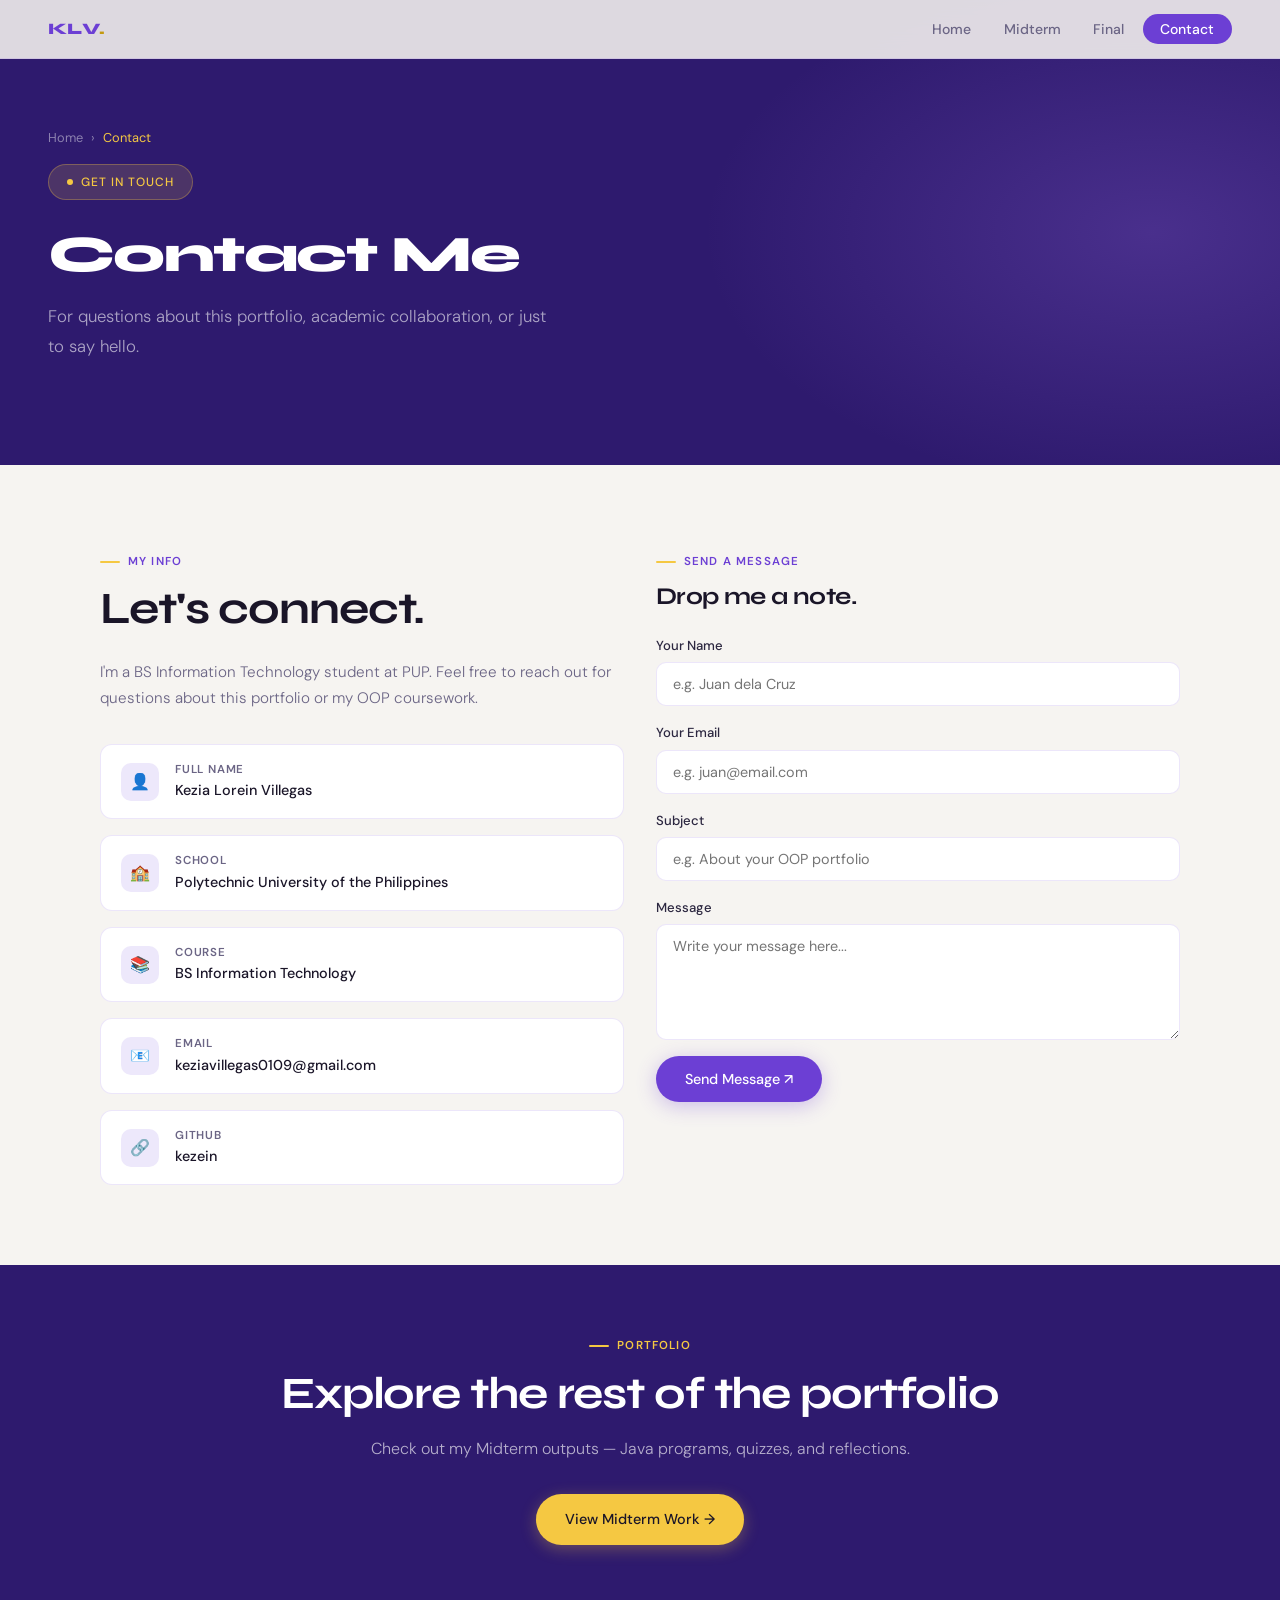
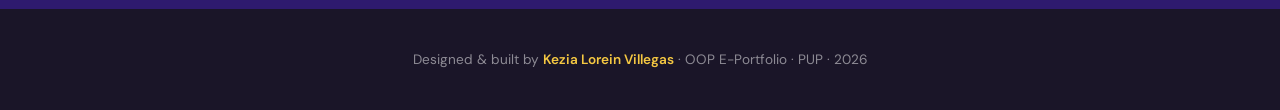
<file: contact.html>
<!DOCTYPE html>
<html lang="en">
<head>
  <meta charset="UTF-8"/>
  <meta name="viewport" content="width=device-width, initial-scale=1.0"/>
  <title>Contact — Kezia Lorein Villegas</title>
  <link rel="stylesheet" href="style.css"/>
</head>
<body>

<!-- NAV -->
<nav>
  <a href="index.html" class="nav-logo">KLV<span>.</span></a>
  <ul class="nav-links">
    <li><a href="index.html">Home</a></li>
    <li><a href="midterm.html">Midterm</a></li>
    <li><a href="final.html">Final</a></li>
    <li><a href="contact.html" class="active nav-cta">Contact</a></li>
  </ul>
</nav>

<!-- PAGE HERO -->
<div class="page-hero">
  <div class="page-hero-bg"></div>
  <div class="page-hero-content">
    <div class="breadcrumb">
      <a href="index.html">Home</a> › <span>Contact</span>
    </div>
    <div class="hero-tag">Get in Touch</div>
    <h1 class="hero-title">Contact Me</h1>
    <p class="hero-sub">
      For questions about this portfolio, academic collaboration, or just to say hello.
    </p>
  </div>
</div>

<!-- CONTACT SECTION -->
<section>
  <div class="section-inner">
    <div class="contact-grid">

      <!-- Left: Info -->
      <div>
        <div class="section-label">My Info</div>
        <h2 class="section-title" style="margin-bottom: 1.5rem;">Let's connect.</h2>
        <p style="color: var(--muted); font-size: 0.95rem; line-height: 1.75; margin-bottom: 2rem; font-weight: 300;">
          I'm a BS Information Technology student at PUP. Feel free to reach out for questions
          about this portfolio or my OOP coursework.
        </p>

        <div class="contact-info">
          <div class="contact-item">
            <div class="contact-item-icon">👤</div>
            <div class="contact-item-text">
              <div class="label">Full Name</div>
              <div class="value">Kezia Lorein Villegas</div>
            </div>
          </div>
          <div class="contact-item">
            <div class="contact-item-icon">🏫</div>
            <div class="contact-item-text">
              <div class="label">School</div>
              <div class="value">Polytechnic University of the Philippines</div>
            </div>
          </div>
          <div class="contact-item">
            <div class="contact-item-icon">📚</div>
            <div class="contact-item-text">
              <div class="label">Course</div>
              <div class="value">BS Information Technology</div>
            </div>
          </div>
          <div class="contact-item">
            <div class="contact-item-icon">📧</div>
            <div class="contact-item-text">
              <div class="label">Email</div>
              <div class="value">keziavillegas0109@gmail.com</div>
            </div>
          </div>
          <div class="contact-item">
            <div class="contact-item-icon">🔗</div>
            <div class="contact-item-text">
              <div class="label">GitHub</div>
              <div class="value">kezein</div>
            </div>
          </div>
        </div>
      </div>

      <!-- Right: Form -->
      <div>
        <div class="section-label">Send a Message</div>
        <h2 class="section-title" style="margin-bottom: 1.5rem; font-size: 1.5rem;">Drop me a note.</h2>
        <div class="contact-form">
          <div class="form-group">
            <label for="name">Your Name</label>
            <input type="text" id="name" placeholder="e.g. Juan dela Cruz"/>
          </div>
          <div class="form-group">
            <label for="email">Your Email</label>
            <input type="email" id="email" placeholder="e.g. juan@email.com"/>
          </div>
          <div class="form-group">
            <label for="subject">Subject</label>
            <input type="text" id="subject" placeholder="e.g. About your OOP portfolio"/>
          </div>
          <div class="form-group">
            <label for="message">Message</label>
            <textarea id="message" rows="5" placeholder="Write your message here..."></textarea>
          </div>
          <button class="btn btn-primary" onclick="handleSubmit()" style="align-self: flex-start;">
            Send Message ↗
          </button>
          <p id="form-msg" style="font-size: 0.85rem; color: var(--purple); display: none; margin-top: 0.25rem;">
            ✓ Thanks! Your message was sent. (Note: wire up a backend or use Formspree for real submissions.)
          </p>
        </div>
      </div>

    </div>
  </div>
</section>

<!-- CTA BAND -->
<section class="band">
  <div class="section-inner" style="text-align: center;">
    <div class="section-label" style="justify-content: center;">Portfolio</div>
    <h2 class="section-title">Explore the rest of the portfolio</h2>
    <p class="section-desc" style="margin: 0 auto 2rem;">
      Check out my Midterm outputs — Java programs, quizzes, and reflections.
    </p>
    <a href="midterm.html" class="btn btn-yellow">View Midterm Work →</a>
  </div>
</section>

<!-- FOOTER -->
<footer>
  <p>Designed & built by <strong>Kezia Lorein Villegas</strong> · OOP E-Portfolio · PUP · 2026</p>
</footer>

<script>
function handleSubmit() {
  const name = document.getElementById('name').value;
  const email = document.getElementById('email').value;
  const message = document.getElementById('message').value;
  const msg = document.getElementById('form-msg');
  if (name && email && message) {
    msg.style.display = 'block';
  } else {
    msg.style.display = 'block';
    msg.style.color = '#E24B4A';
    msg.textContent = '⚠ Please fill in all required fields.';
  }
}
</script>
<script src="script.js"></script>
</body>
</html>
</file>
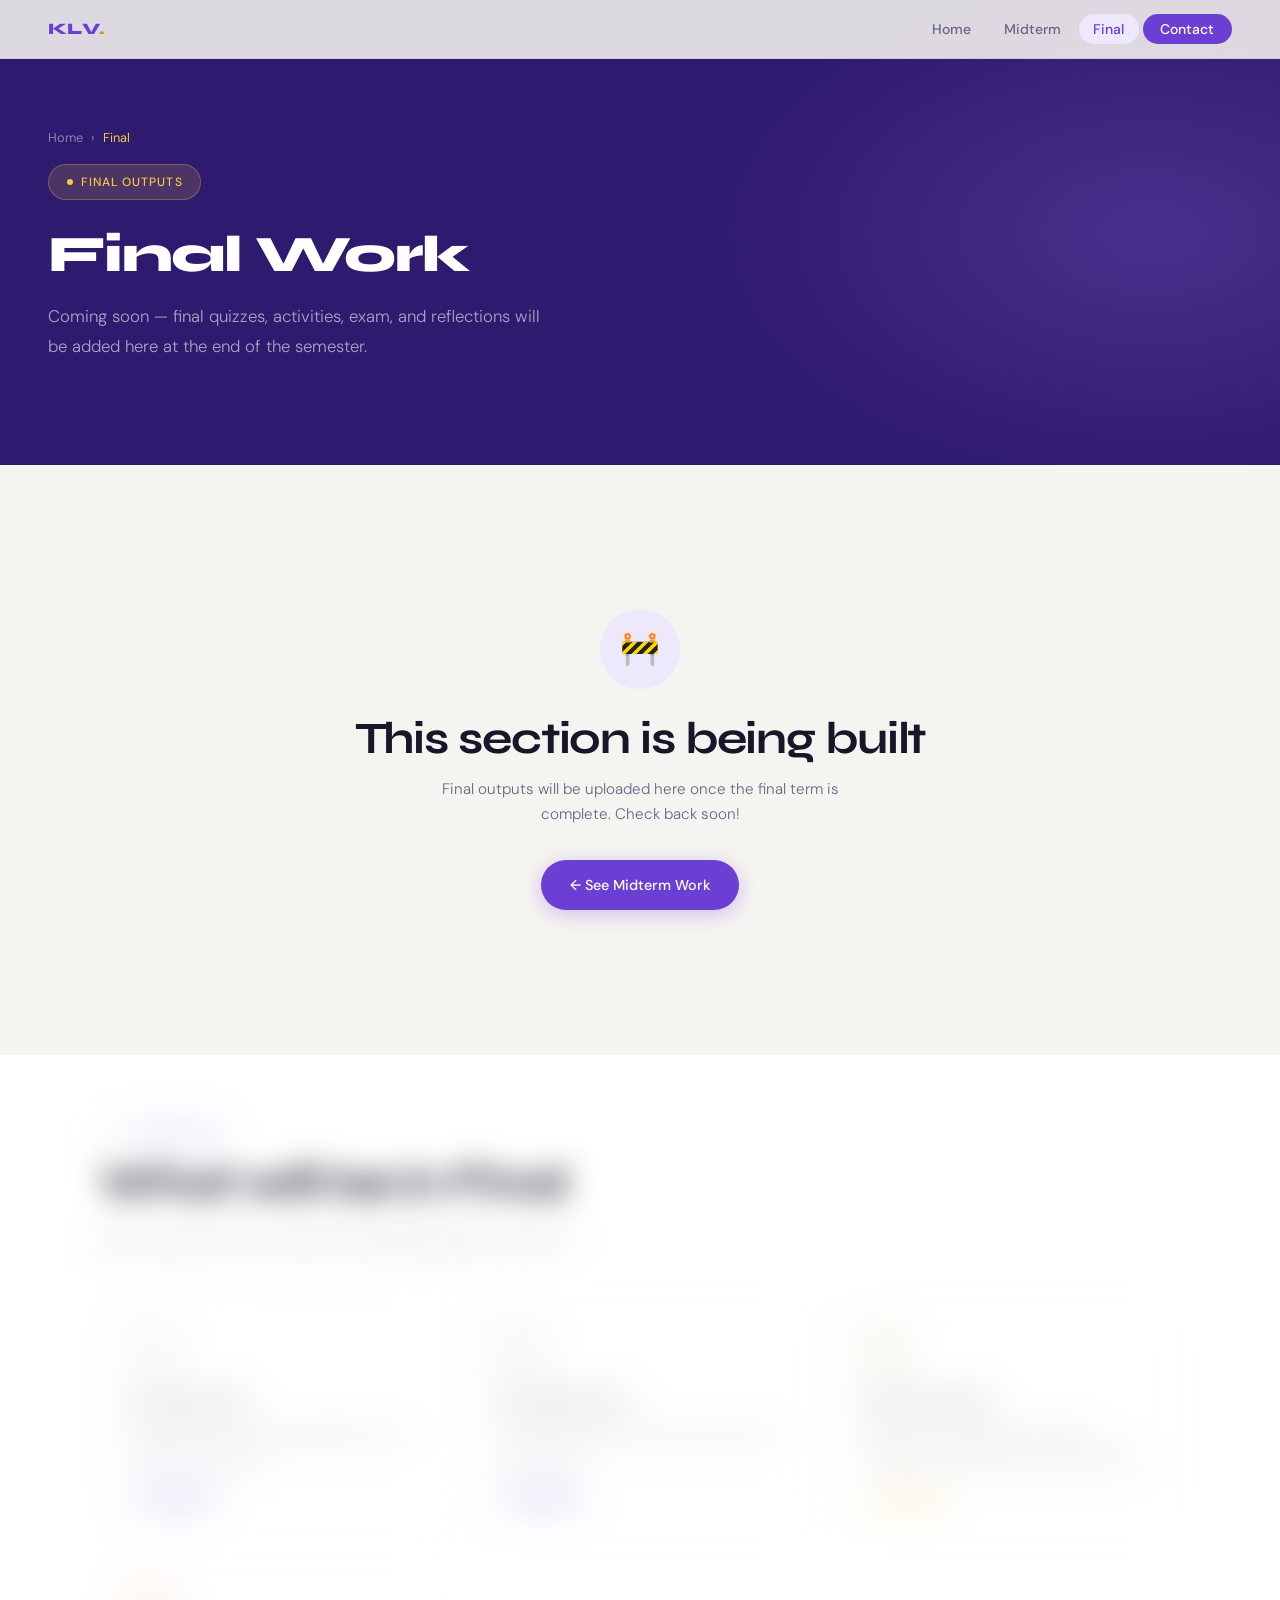
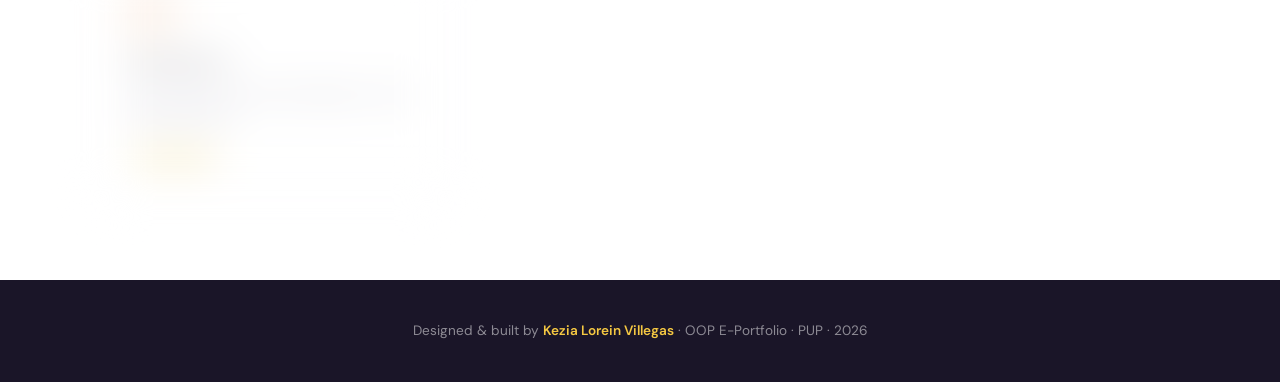
<file: final.html>
<!DOCTYPE html>
<html lang="en">
<head>
  <meta charset="UTF-8"/>
  <meta name="viewport" content="width=device-width, initial-scale=1.0"/>
  <title>Final — Kezia Lorein Villegas</title>
  <link rel="stylesheet" href="style.css"/>
</head>
<body>

<!-- NAV -->
<nav>
  <a href="index.html" class="nav-logo">KLV<span>.</span></a>
  <ul class="nav-links">
    <li><a href="index.html">Home</a></li>
    <li><a href="midterm.html">Midterm</a></li>
    <li><a href="final.html" class="active">Final</a></li>
    <li><a href="contact.html" class="nav-cta">Contact</a></li>
  </ul>
</nav>

<!-- PAGE HERO -->
<div class="page-hero">
  <div class="page-hero-bg"></div>
  <div class="page-hero-content fadeIntersect">
    <div class="breadcrumb">
      <a href="index.html">Home</a> › <span>Final</span>
    </div>
    <div class="hero-tag">Final Outputs</div>
    <h1 class="hero-title">Final Work</h1>
    <p class="hero-sub">
      Coming soon — final quizzes, activities, exam, and reflections will be added here at the end of the semester.
    </p>
  </div>
</div>

<!-- PLACEHOLDER CONTENT -->
<section>
  <div class="section-inner fadeIntersect" style="text-align: center; padding: 4rem 0;">
    <div style="width: 80px; height: 80px; border-radius: 50%; background: var(--purple-light); display: flex; align-items: center; justify-content: center; font-size: 2rem; margin: 0 auto 1.5rem;">🚧</div>
    <h2 class="section-title" style="margin-bottom: 0.75rem;">This section is being built</h2>
    <p style="color: var(--muted); font-size: 0.95rem; max-width: 420px; margin: 0 auto 2rem; font-weight: 300; line-height: 1.7;">
      Final outputs will be uploaded here once the final term is complete. Check back soon!
    </p>
    <a href="midterm.html" class="btn btn-primary">← See Midterm Work</a>
  </div>
</section>

<!-- WHAT TO EXPECT -->
<section style="background: var(--white); padding-top: 4rem; padding-bottom: 5rem;">
  <div class="section-inner fadeIntersect">
    <div class="section-label fadeIntersect">Coming Soon</div>
    <h2 class="section-title">What will be in Final</h2>
    <p class="section-desc fadeIntersect">Here's a preview of the content that will be added to this section.</p>
    <div class="cards-grid">
      <div class="card fadeIntersect" style="opacity: 0.6;">
        <div class="card-icon fadeIntersect">📝</div>
        <h3>Final Quizzes</h3>
        <p>Questions, answers, and explanations from the final term quizzes.</p>
        <span class="card-tag">Upcoming</span>
      </div>
      <div class="card fadeIntersect" style="opacity: 0.6;">
        <div class="card-icon fadeIntersect">✏️</div>
        <h3>Final Seatwork</h3>
        <p>In-class exercises and written outputs from the final term.</p>
        <span class="card-tag">Upcoming</span>
      </div>
      <div class="card fadeIntersect" style="opacity: 0.6;">
        <div class="card-icon yellow fadeIntersect">💻</div>
        <h3>Final Activities</h3>
        <p>Advanced Java programs applying inheritance, polymorphism, and abstraction.</p>
        <span class="card-tag yellow">Upcoming</span>
      </div>
      <div class="card fadeIntersect" style="opacity: 0.6;">
        <div class="card-icon yellow fadeIntersect">🎯</div>
        <h3>Final Exam</h3>
        <p>Exam solutions and a final reflection on the full OOP journey.</p>
        <span class="card-tag yellow">Upcoming</span>
      </div>
    </div>
  </div>
</section>

<!-- FOOTER -->
<footer>
  <p>Designed & built by <strong>Kezia Lorein Villegas</strong> · OOP E-Portfolio · PUP · 2026</p>
</footer>
<script src="script.js"></script>
<script>
function toggleAccordion(btn) {
  const acc = btn.closest('.accordion');
  acc.classList.toggle('open');
}
</script>
</body>
</html>
</file>
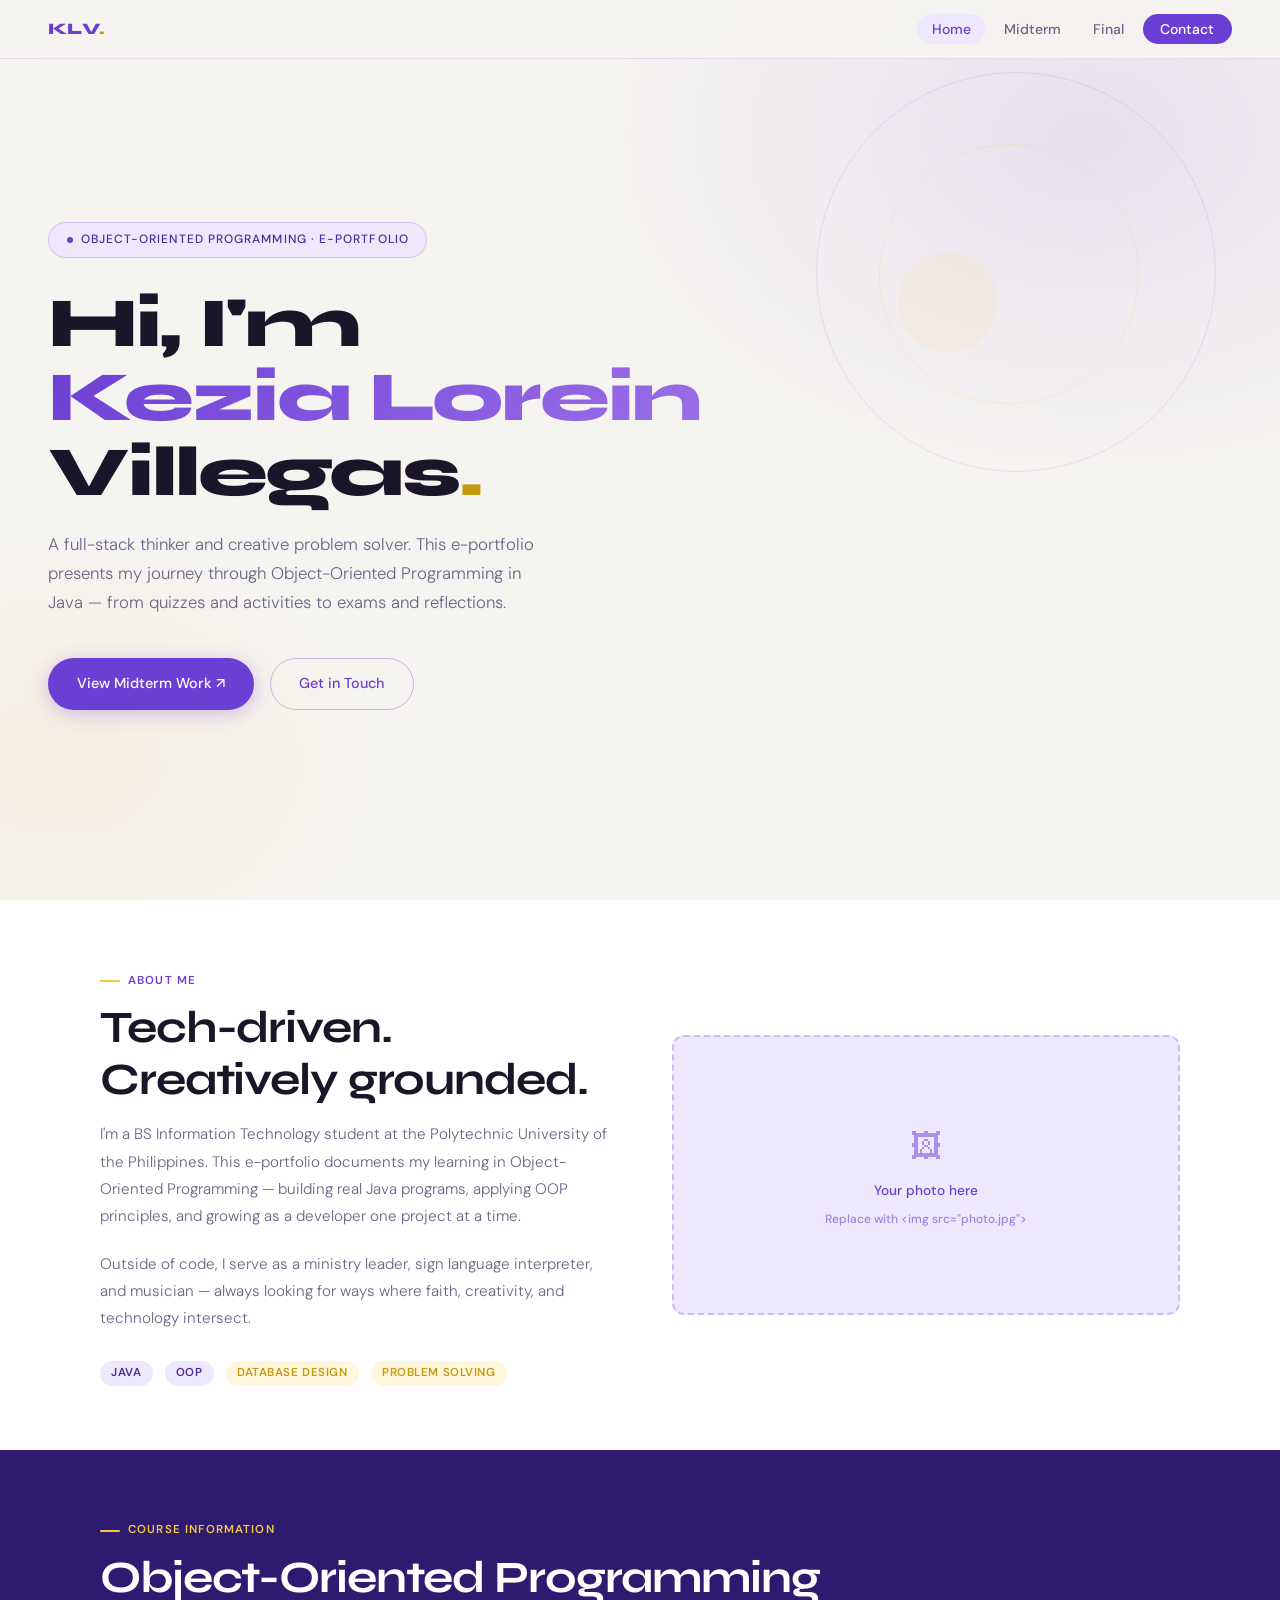
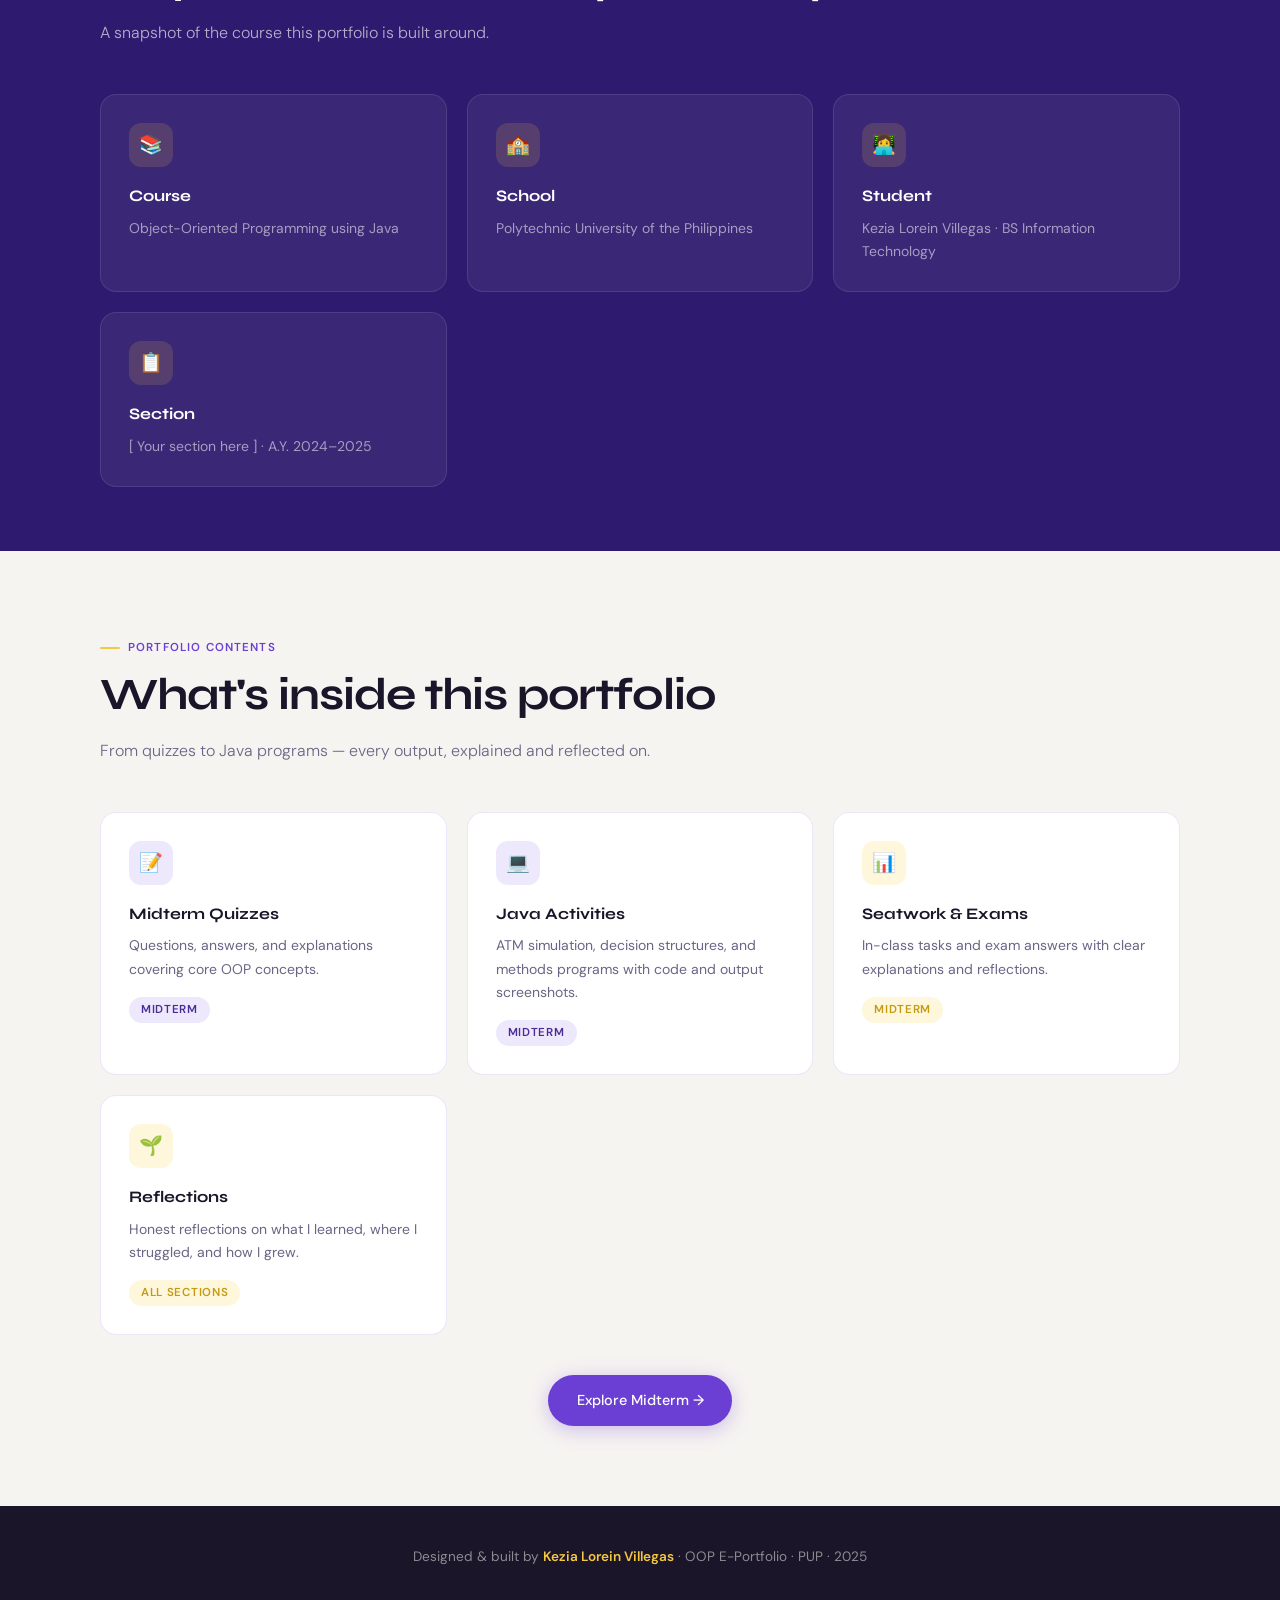
<file: index (1).html>
<!DOCTYPE html>
<html lang="en">
<head>
  <meta charset="UTF-8"/>
  <meta name="viewport" content="width=device-width, initial-scale=1.0"/>
  <title>Kezia Lorein Villegas — OOP E-Portfolio</title>
  <link rel="stylesheet" href="style.css"/>
</head>
<body>

<!-- NAV -->
<nav>
  <a href="index.html" class="nav-logo">KLV<span>.</span></a>
  <ul class="nav-links">
    <li><a href="index.html" class="active">Home</a></li>
    <li><a href="midterm.html">Midterm</a></li>
    <li><a href="final.html">Final</a></li>
    <li><a href="contact.html" class="nav-cta">Contact</a></li>
  </ul>
</nav>

<!-- HERO -->
<section class="hero">
  <div class="hero-bg"></div>
  <div class="hero-circle hero-circle-1"></div>
  <div class="hero-circle hero-circle-2"></div>
  <div class="hero-circle hero-circle-3"></div>
  <div class="hero-content">
    <div class="hero-tag">Object-Oriented Programming · E-Portfolio</div>
    <h1 class="hero-title">
      Hi, I'm<br/>
      <span class="purple">Kezia Lorein</span><br/>
      Villegas<span class="yellow">.</span>
    </h1>
    <p class="hero-sub">
      A full-stack thinker and creative problem solver. This e-portfolio presents my journey through
      Object-Oriented Programming in Java — from quizzes and activities to exams and reflections.
    </p>
    <div class="hero-actions">
      <a href="midterm.html" class="btn btn-primary">View Midterm Work ↗</a>
      <a href="contact.html" class="btn btn-secondary">Get in Touch</a>
    </div>
  </div>
</section>

<!-- ABOUT STRIP -->
<section style="padding: 4rem 3rem; background: var(--white);">
  <div class="section-inner">
    <div style="display: grid; grid-template-columns: 1fr 1fr; gap: 4rem; align-items: center;">
      <div>
        <div class="section-label">About Me</div>
        <h2 class="section-title">Tech-driven.<br/>Creatively grounded.</h2>
        <p style="font-size: 0.95rem; color: var(--muted); line-height: 1.8; margin-bottom: 1.25rem; font-weight: 300;">
          I'm a BS Information Technology student at the Polytechnic University of the Philippines.
          This e-portfolio documents my learning in Object-Oriented Programming — building real
          Java programs, applying OOP principles, and growing as a developer one project at a time.
        </p>
        <p style="font-size: 0.95rem; color: var(--muted); line-height: 1.8; font-weight: 300;">
          Outside of code, I serve as a ministry leader, sign language interpreter, and musician —
          always looking for ways where faith, creativity, and technology intersect.
        </p>
        <div style="margin-top: 1.75rem; display: flex; gap: 0.75rem; flex-wrap: wrap;">
          <span class="badge badge-purple">Java</span>
          <span class="badge badge-purple">OOP</span>
          <span class="badge badge-yellow">Database Design</span>
          <span class="badge badge-yellow">Problem Solving</span>
        </div>
      </div>
      <div>
        <div class="placeholder-img" style="min-height: 280px;">
          <div class="icon">🖼</div>
          <div>Your photo here</div>
          <div style="font-size: 0.75rem; opacity: 0.6;">Replace with &lt;img src="photo.jpg"&gt;</div>
        </div>
      </div>
    </div>
  </div>
</section>

<!-- COURSE INFO BAND -->
<section class="band">
  <div class="section-inner">
    <div class="section-label">Course Information</div>
    <h2 class="section-title">Object-Oriented Programming</h2>
    <p class="section-desc">A snapshot of the course this portfolio is built around.</p>
    <div class="cards-grid">
      <div class="card" style="background: rgba(255,255,255,0.06); border-color: rgba(255,255,255,0.1);">
        <div class="card-icon" style="background: rgba(245,200,66,0.15);">📚</div>
        <h3 style="color: #fff;">Course</h3>
        <p style="color: rgba(255,255,255,0.55);">Object-Oriented Programming using Java</p>
      </div>
      <div class="card" style="background: rgba(255,255,255,0.06); border-color: rgba(255,255,255,0.1);">
        <div class="card-icon" style="background: rgba(245,200,66,0.15);">🏫</div>
        <h3 style="color: #fff;">School</h3>
        <p style="color: rgba(255,255,255,0.55);">Polytechnic University of the Philippines</p>
      </div>
      <div class="card" style="background: rgba(255,255,255,0.06); border-color: rgba(255,255,255,0.1);">
        <div class="card-icon" style="background: rgba(245,200,66,0.15);">👩‍💻</div>
        <h3 style="color: #fff;">Student</h3>
        <p style="color: rgba(255,255,255,0.55);">Kezia Lorein Villegas · BS Information Technology</p>
      </div>
      <div class="card" style="background: rgba(255,255,255,0.06); border-color: rgba(255,255,255,0.1);">
        <div class="card-icon" style="background: rgba(245,200,66,0.15);">📋</div>
        <h3 style="color: #fff;">Section</h3>
        <p style="color: rgba(255,255,255,0.55);">[ Your section here ] · A.Y. 2024–2025</p>
      </div>
    </div>
  </div>
</section>

<!-- WHAT'S INSIDE -->
<section>
  <div class="section-inner">
    <div class="section-label">Portfolio Contents</div>
    <h2 class="section-title">What's inside this portfolio</h2>
    <p class="section-desc">From quizzes to Java programs — every output, explained and reflected on.</p>
    <div class="cards-grid">
      <div class="card">
        <div class="card-icon">📝</div>
        <h3>Midterm Quizzes</h3>
        <p>Questions, answers, and explanations covering core OOP concepts.</p>
        <span class="card-tag">Midterm</span>
      </div>
      <div class="card">
        <div class="card-icon">💻</div>
        <h3>Java Activities</h3>
        <p>ATM simulation, decision structures, and methods programs with code and output screenshots.</p>
        <span class="card-tag">Midterm</span>
      </div>
      <div class="card">
        <div class="card-icon yellow">📊</div>
        <h3>Seatwork & Exams</h3>
        <p>In-class tasks and exam answers with clear explanations and reflections.</p>
        <span class="card-tag yellow">Midterm</span>
      </div>
      <div class="card">
        <div class="card-icon yellow">🌱</div>
        <h3>Reflections</h3>
        <p>Honest reflections on what I learned, where I struggled, and how I grew.</p>
        <span class="card-tag yellow">All Sections</span>
      </div>
    </div>
    <div style="margin-top: 2.5rem; text-align: center;">
      <a href="midterm.html" class="btn btn-primary">Explore Midterm →</a>
    </div>
  </div>
</section>

<!-- FOOTER -->
<footer>
  <p>Designed & built by <strong>Kezia Lorein Villegas</strong> · OOP E-Portfolio · PUP · 2025</p>
</footer>

</body>
</html>
</file>
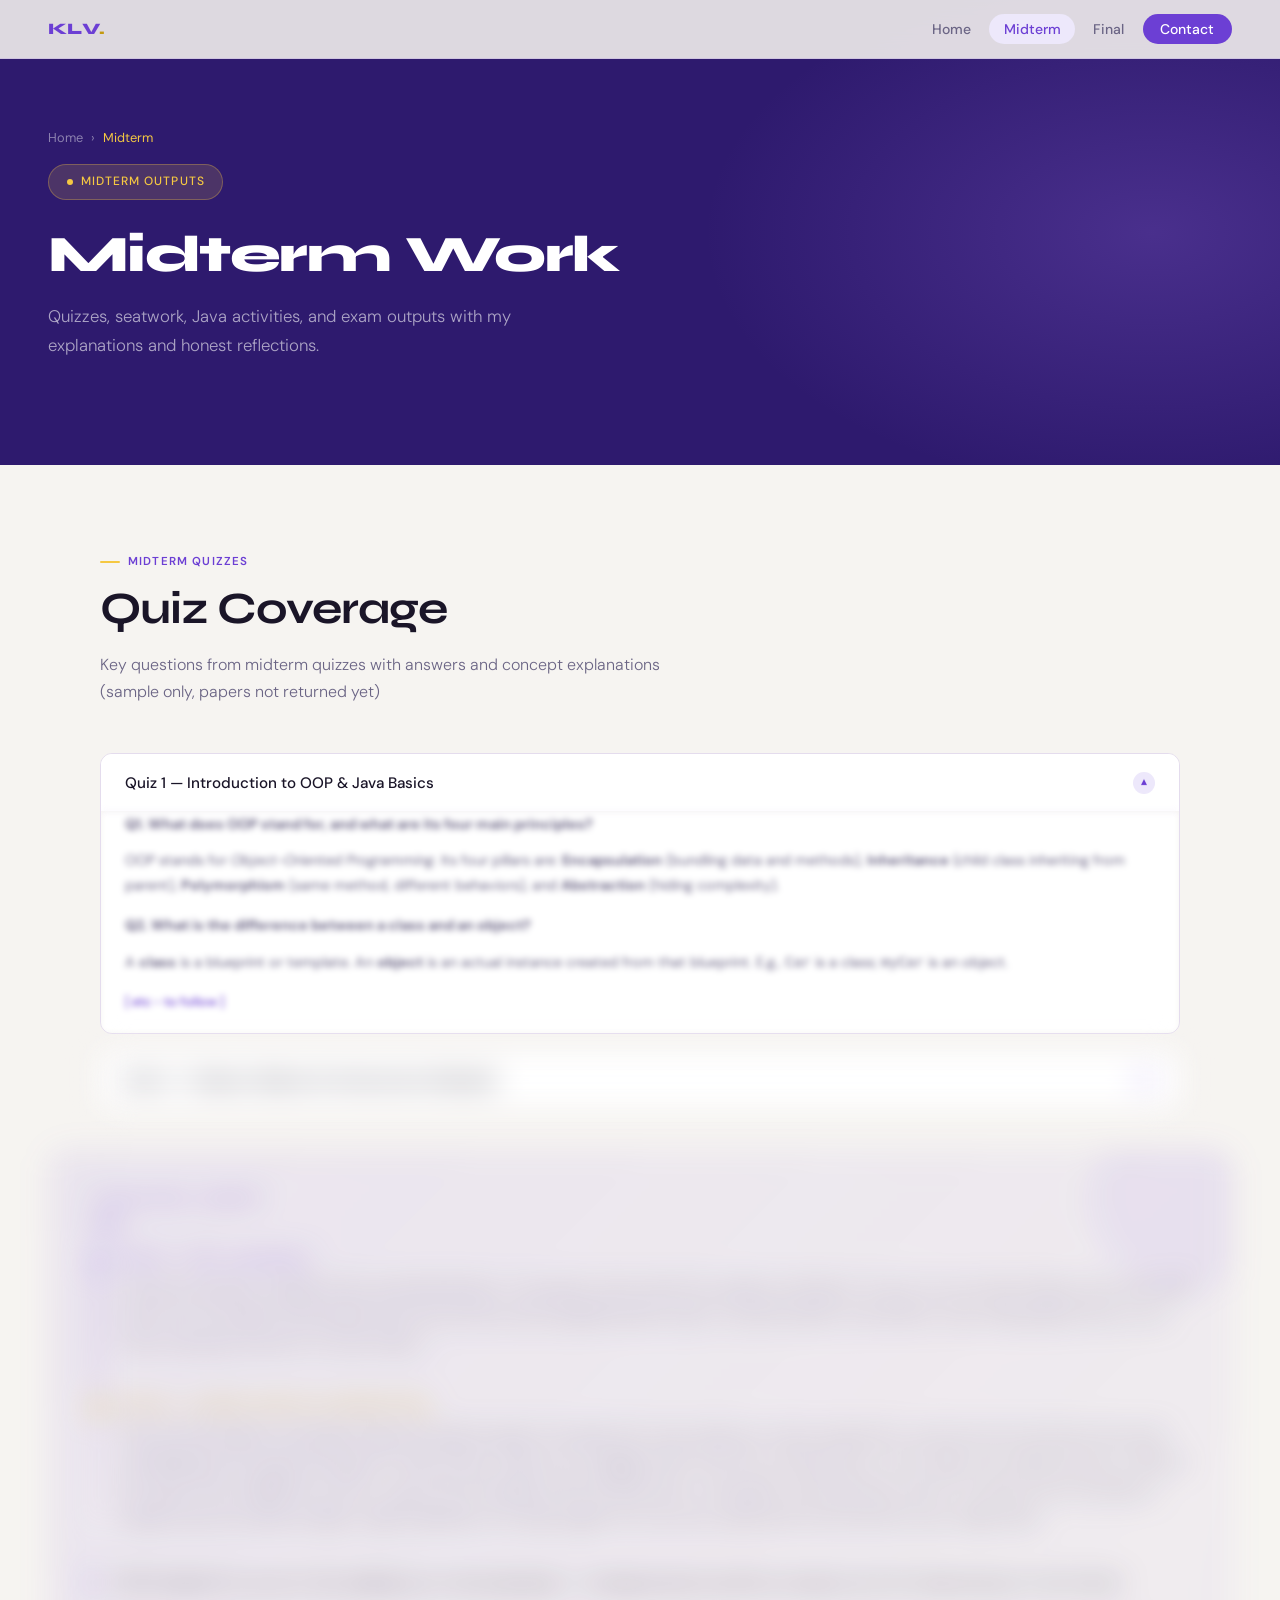
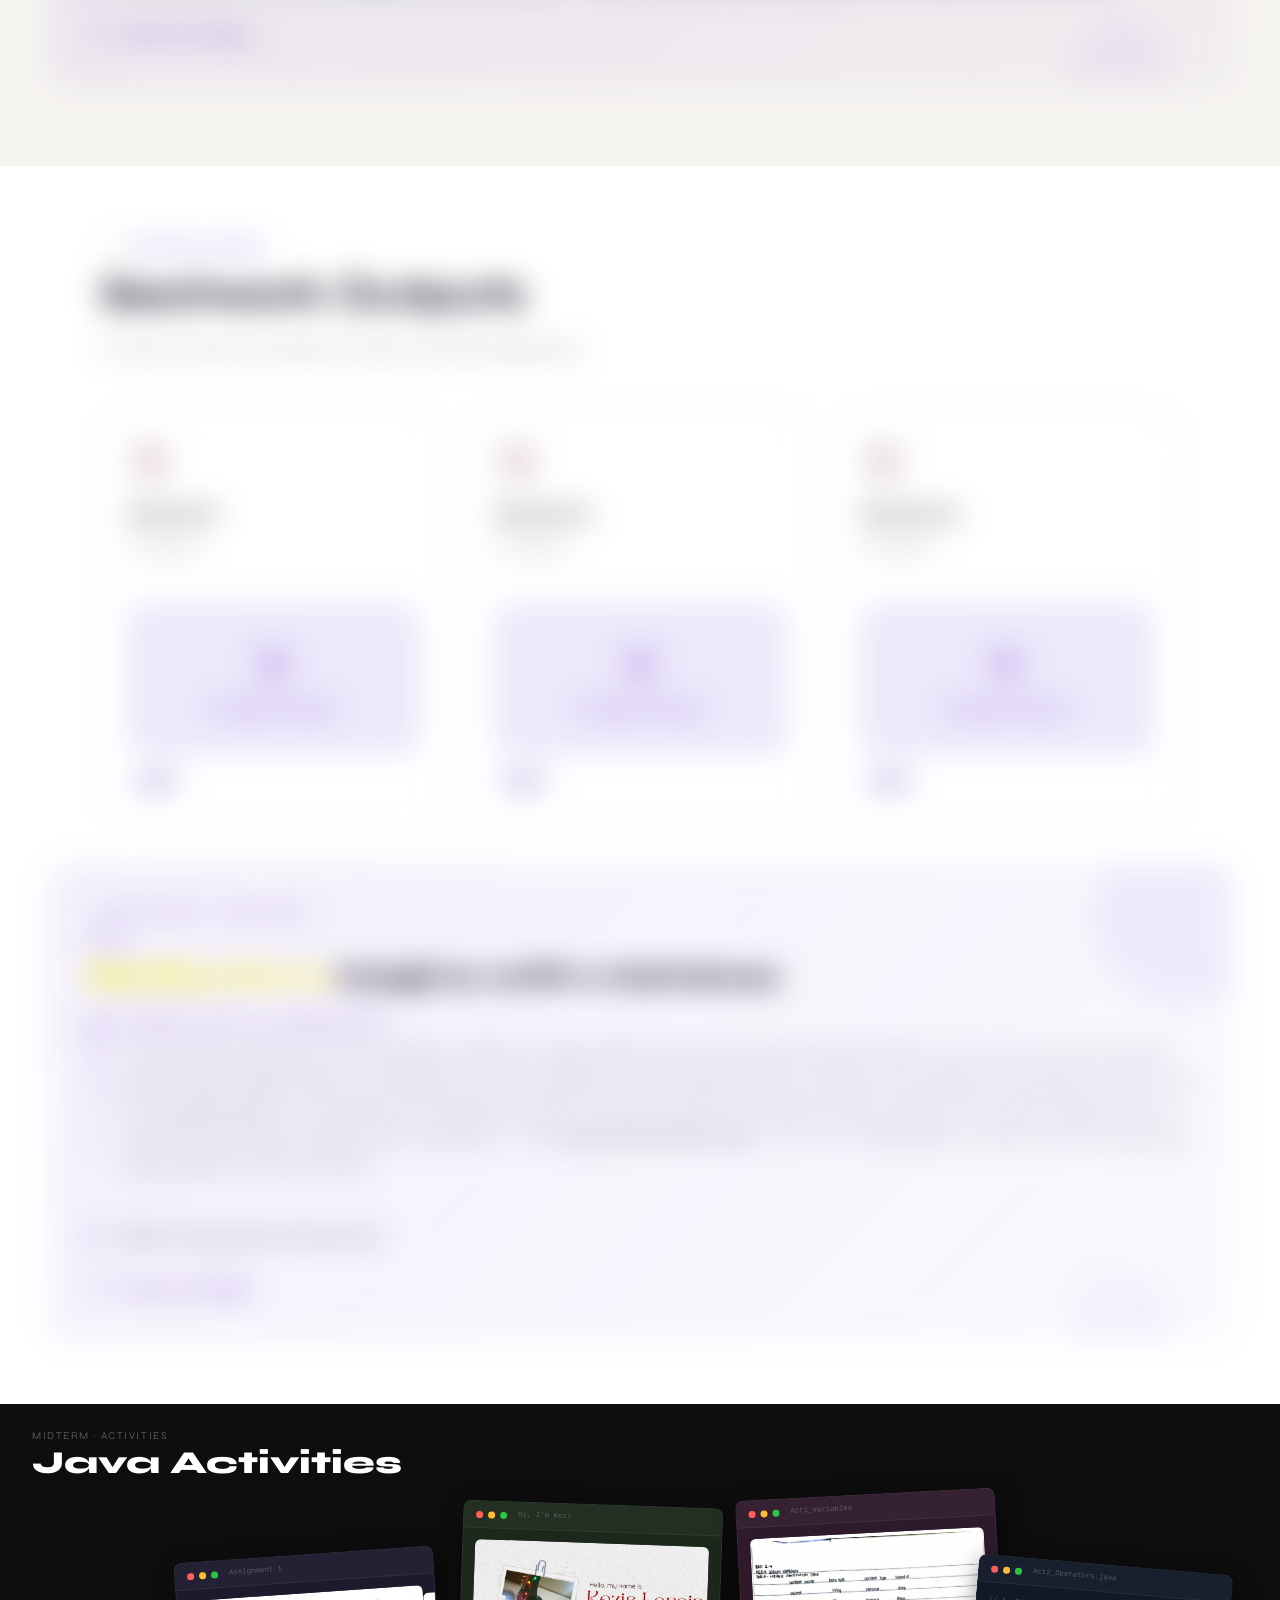
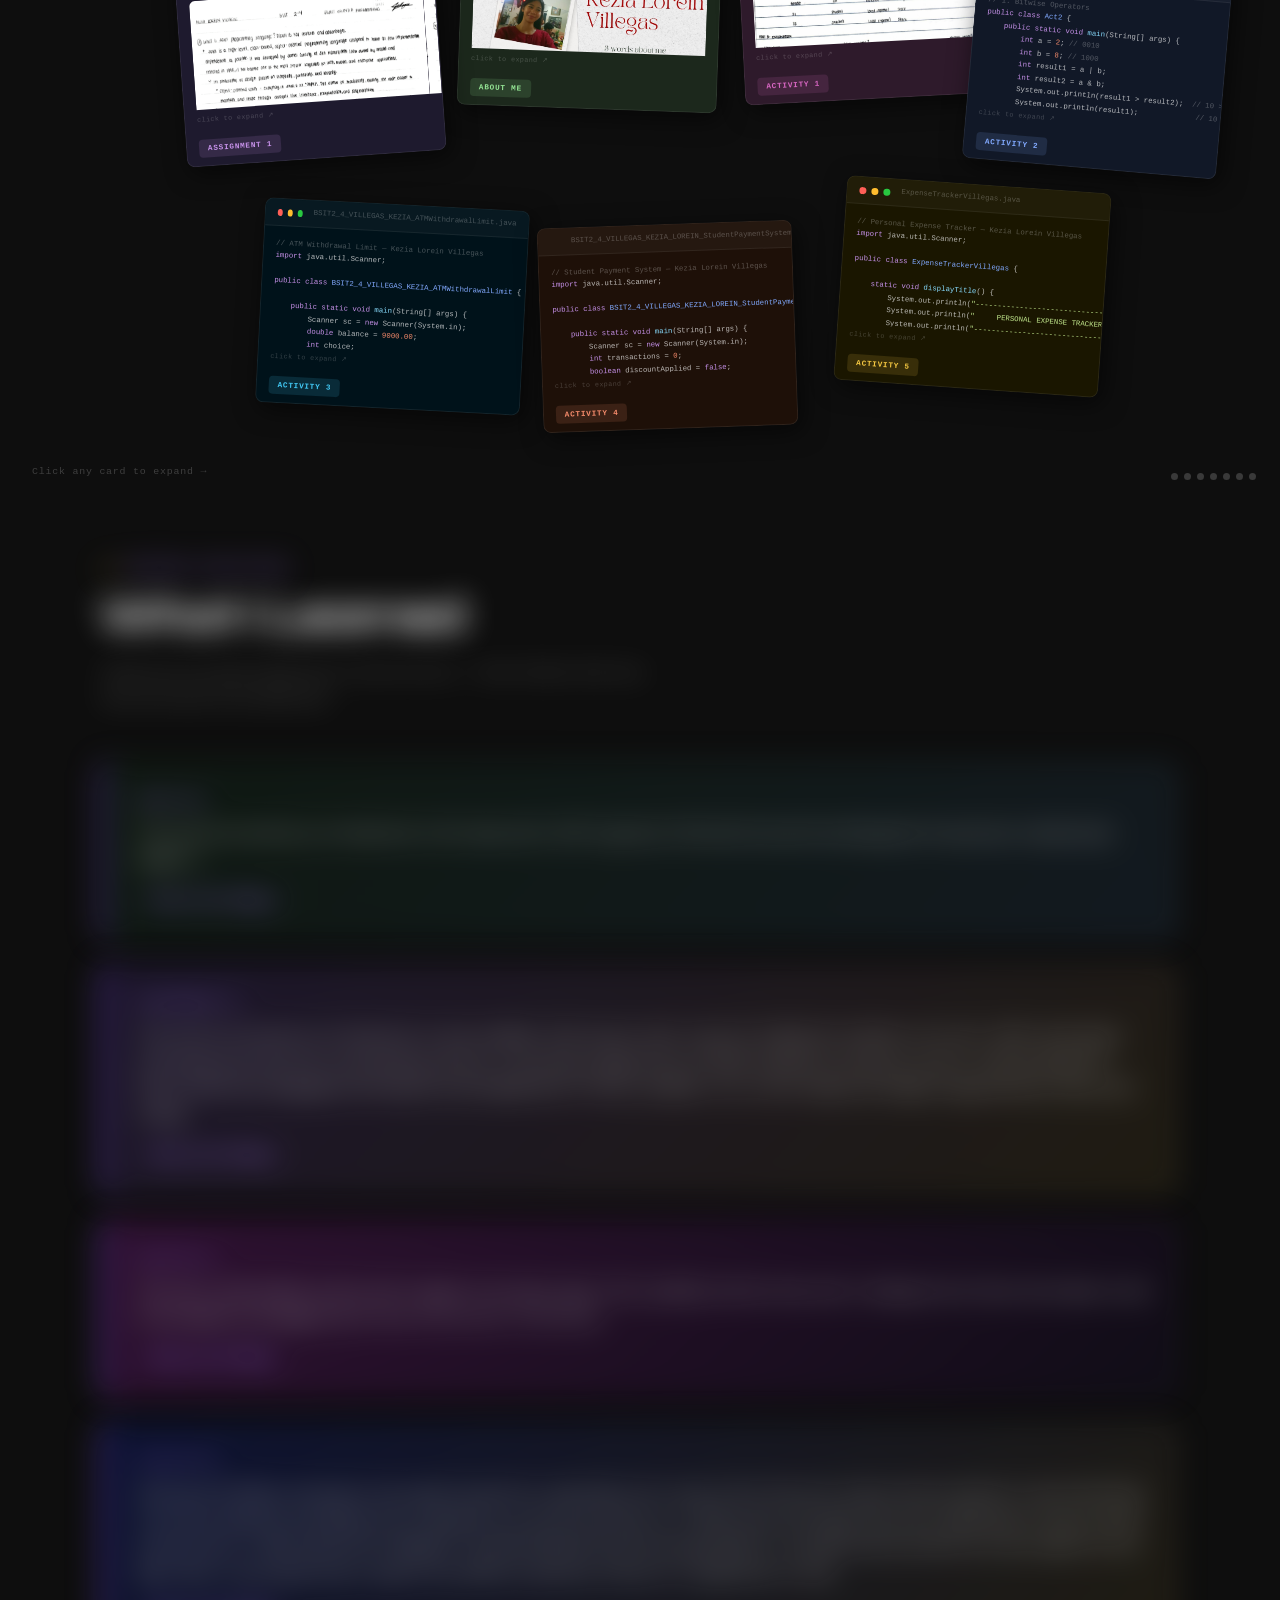
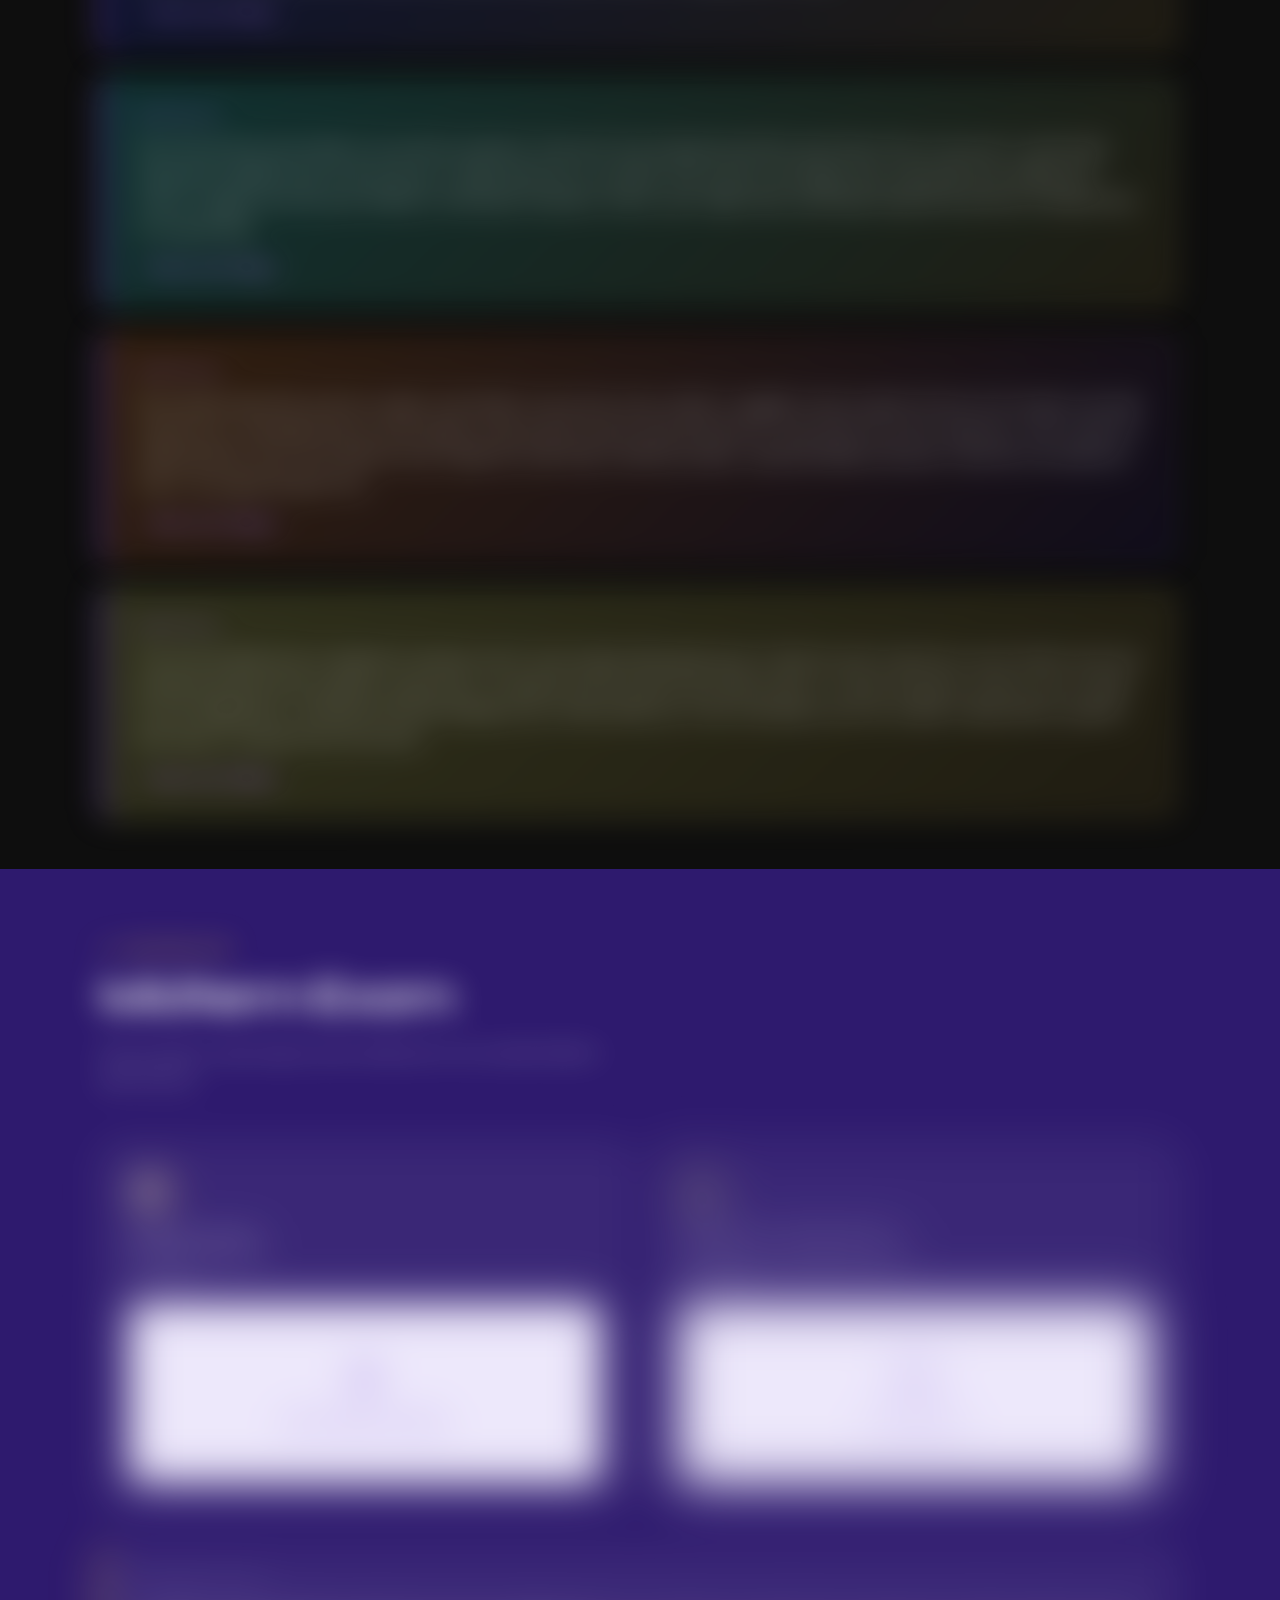
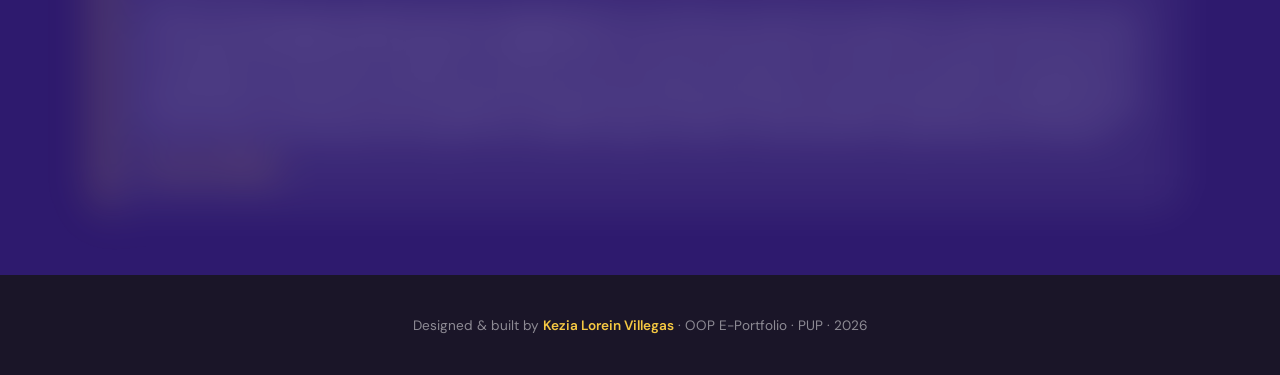
<file: midterm.html>
<!DOCTYPE html>
<html lang="en">
<head>
  <meta charset="UTF-8"/>
  <meta name="viewport" content="width=device-width, initial-scale=1.0"/>
  <title>Midterm — Kezia Lorein Villegas</title>
  <link rel="stylesheet" href="style.css"/>
</head>
<body>

<!-- NAV -->
<nav>
  <a href="index.html" class="nav-logo">KLV<span>.</span></a>
  <ul class="nav-links">
    <li><a href="index.html">Home</a></li>
    <li><a href="midterm.html" class="active">Midterm</a></li>
    <li><a href="final.html">Final</a></li>
    <li><a href="contact.html" class="nav-cta">Contact</a></li>
  </ul>
</nav>

<!-- PAGE HERO -->
<div class="page-hero">
  <div class="page-hero-bg "></div>
  <div class="page-hero-content">
    <div class="breadcrumb fadeIntersect ">
      <a href="index.html">Home</a> › <span>Midterm</span>
    </div>
    <div class="hero-tag fadeIntersect">Midterm Outputs</div>
    <h1 class="hero-title fadeIntersect">Midterm Work</h1>
    <p class="hero-sub fadeIntersect">
      Quizzes, seatwork, Java activities, and exam outputs with my explanations and honest reflections.
    </p>
  </div>
</div>

<!-- QUIZZES -->
<section>
  <div class="section-inner fadeIntersect">
    <div class="section-label ">Midterm Quizzes</div>
    <h2 class="section-title">Quiz Coverage</h2>
    <p class="section-desc">Key questions from midterm quizzes with answers and concept explanations (sample only, papers not returned yet)</p>

    <div class="accordion open fadeIntersect">
      <button class="accordion-header" onclick="toggleAccordion(this)">
        Quiz 1 — Introduction to OOP & Java Basics
        <div class="accordion-arrow">▾</div>
      </button>
      <div class="accordion-body fadeIntersect">
        <p style="margin-bottom: 0.75rem;"><strong>Q1. What does OOP stand for, and what are its four main principles?</strong></p>
        <p style="margin-bottom: 1rem;">OOP stands for <em>Object-Oriented Programming</em>. Its four pillars are: <strong>Encapsulation</strong> (bundling data and methods), <strong>Inheritance</strong> (child class inheriting from parent), <strong>Polymorphism</strong> (same method, different behaviors), and <strong>Abstraction</strong> (hiding complexity).</p>
        <p style="margin-bottom: 0.75rem;"><strong>Q2. What is the difference between a class and an object?</strong></p>
        <p>A <strong>class</strong> is a blueprint or template. An <strong>object</strong> is an actual instance created from that blueprint. E.g., <code>Car</code> is a class; <code>myCar</code> is an object.</p>
        <p style="margin-top: 1rem; font-size: 0.8rem; color: var(--purple); font-weight: 500;">[ etc - to follow ]</p>
      </div>
    </div>

    <div class="accordion fadeIntersect">
      <button class="accordion-header" onclick="toggleAccordion(this)">
        Quiz 2 — Classes, Objects & Constructors (Sample)
        <div class="accordion-arrow">▾</div>
      </button>
      <div class="accordion-body fadeIntersect">
        <p>[ etc ]</p>
      </div>
    </div>
    </div>
  </div>
  <!-- Quiz Reflection -->
<div class="fadeIntersect" style="margin-top:2.5rem;background:linear-gradient(135deg,rgba(108,63,212,0.08) 0%,rgba(108,63,212,0.04) 100%);border-radius:20px;padding:2.5rem;border:1px solid rgba(108,63,212,0.12);position:relative;overflow:hidden;">

  <!-- decorative circle top right -->
  <div style="position:absolute;top:-40px;right:-40px;width:180px;height:180px;border-radius:50%;background:rgba(108,63,212,0.06);pointer-events:none;"></div>
  <div style="position:absolute;bottom:-30px;right:60px;width:100px;height:100px;border-radius:50%;background:rgba(108,63,212,0.04);pointer-events:none;"></div>

  <p style="font-size:0.65rem;font-weight:700;letter-spacing:0.2em;text-transform:uppercase;color:var(--purple);margin-bottom:1rem;">✦ Reflection - Quizzes</p>
  <div style="width:36px;height:3px;background:var(--purple);border-radius:2px;margin-bottom:1.25rem;"></div>

  <!-- TIMELINE -->
  <div style="position:relative;padding-left:2rem;margin-top:1.5rem;">

    <!-- vertical line -->
    <div style="position:absolute;left:7px;top:6px;bottom:6px;width:1.5px;background:linear-gradient(to bottom,var(--purple),var(--purple-light));border-radius:2px;"></div>

    <!-- Quiz 1 -->
    <div style="position:relative;margin-bottom:2.5rem;">
      <div style="position:absolute;left:-1.75rem;top:4px;width:10px;height:10px;border-radius:50%;background:var(--purple);box-shadow:0 0 0 3px var(--purple-light);"></div>
      <p style="font-size:0.65rem;font-weight:700;letter-spacing:0.15em;text-transform:uppercase;color:var(--purple);margin-bottom:0.4rem;">Quiz 01 — OOP & Java Basics</p>
      <p style="font-size:0.95rem;font-weight:300;line-height:1.85;color:var(--muted);">This quiz was about multiple choice and identification, it was about terms and the foundation and basics of Java, I for sure had mistakes there were stuff that I'm not sure about. But besides
        that even the quiz was enjoyable because I get to recall the basics and whether I have really grasped them or not. And in that quiz I'm sure it's "not yet" haha :>
      </p>
    </div>

    <!-- Quiz 2 -->
    <div style="position:relative;margin-bottom:0.5rem;">
      <div style="position:absolute;left:-1.75rem;top:4px;width:10px;height:10px;border-radius:50%;background:var(--yellow-dark);box-shadow:0 0 0 3px var(--yellow-light);"></div>
      <p style="font-size:0.65rem;font-weight:700;letter-spacing:0.15em;text-transform:uppercase;color:var(--yellow-dark);margin-bottom:0.4rem;">Quiz 02 — Classes, Objects & Constructors</p>
      <p style="font-size:0.95rem;font-weight:300;line-height:1.85;color:var(--muted);">This one was all about knowing the logic like really knowing it. We dealt with unary operators, ternary expressions, and the kind of shorthand that looks intimidating until you get the hang of it. I'll be honest: I had a lot of struggle and fun with this one
        because you can't make one mistake because it affects the value of the variable from then on. I got a lot of mistakes at first and was slow in solving but eventually I got used to it somehow
        and I was able to double check the values and get it right (hopefully), this really taught me to be more careful and intentional with every single detail.
      </p>
    </div>

  </div>

  <blockquote style="border-left:2px solid var(--purple);padding:0.25rem 0 0.25rem 1.25rem;margin:2rem 0 1.5rem 0;font-style:italic;font-size:1rem;font-weight:300;color:var(--text);line-height:1.65;">"OOP clicked for me not in the reading, but in the answering — in being forced to pull the concept out of my head and put it into words."</blockquote>

  <div style="margin-top:1.25rem;display:flex;align-items:center;gap:0.6rem;">
    <div style="width:28px;height:2px;background:var(--purple);border-radius:2px;"></div>
    <span style="font-size:0.82rem;font-weight:600;color:var(--purple);">Kezia Lorein Villegas</span>
  </div>

</div>
</section>

<!-- SEATWORK -->
<section style="background: var(--white); padding-top: 4rem; padding-bottom: 4rem;">
  <div class="section-inner">
    <div class="section-label fadeIntersect">Midterm Seatwork</div>
    <h2 class="section-title fadeIntersect">Seatwork Outputs</h2>
    <p class="section-desc fadeIntersect">In-class exercises with questions, answers, and brief explanations.</p>

    <div class="cards-grid">
      <div class="card fadeIntersect">
        <div class="card-icon">✏️</div>
        <h3>Seatwork 1</h3>
        <p>[ to follow ]</p>
        <div class="divider"></div>
        <div class="placeholder-img" style="min-height: 120px;">
          <div class="icon">🖼</div>
          <div style="font-size: 0.78rem;"> Screenshot of output</div>
        </div>
        <span class="card-tag">Java</span>
      </div>
      <div class="card fadeIntersect">
        <div class="card-icon">✏️</div>
        <h3>Seatwork 2</h3>
        <p>[ to follow ]</p>
        <div class="divider"></div>
        <div class="placeholder-img" style="min-height: 120px;">
          <div class="icon">🖼</div>
          <div style="font-size: 0.78rem;">Screenshot of output </div>
        </div>
        <span class="card-tag">Java</span>
      </div>
      <div class="card fadeIntersect">
        <div class="card-icon">✏️</div>
        <h3>Seatwork 3</h3>
        <p>[ to follow ]</p>
        <div class="divider"></div>
        <div class="placeholder-img" style="min-height: 120px;">
          <div class="icon">🖼</div>
          <div style="font-size: 0.78rem;">Screenshot of output</div>
        </div>
        <span class="card-tag">Java</span>
      </div>
    </div>
  </div>
  <!-- Quiz Reflection -->
<div class="fadeIntersect" style="margin-top:2.5rem;background:linear-gradient(135deg,rgba(108,63,212,0.08) 0%,rgba(108,63,212,0.03) 100%);border-radius:20px;padding:2.5rem;border:1px solid rgba(108,63,212,0.14);position:relative;overflow:hidden;">

  <div style="position:absolute;top:-40px;right:-40px;width:180px;height:180px;border-radius:50%;background:rgba(108,63,212,0.06);pointer-events:none;animation:fadeUp 1s ease 0.1s both;"></div>
  <div style="position:absolute;bottom:-30px;right:60px;width:100px;height:100px;border-radius:50%;background:rgba(108,63,212,0.04);pointer-events:none;"></div>

  <p style="font-family:'Syne',sans-serif;font-size:0.65rem;font-weight:700;letter-spacing:0.2em;text-transform:uppercase;color:var(--purple);margin-bottom:1rem;animation:fadeUp 0.7s ease 0.1s both;">✦ Reflection - Seatwork</p>
  <div style="width:36px;height:3px;background:var(--purple);border-radius:2px;margin-bottom:1.25rem;animation:fadeUp 0.7s ease 0.2s both;"></div>

  <h3 style="font-family:'Syne',sans-serif;font-size:1.7rem;font-weight:800;letter-spacing:-0.02em;line-height:1.15;color:var(--text);margin-bottom:1.25rem;animation:fadeUp 0.7s ease 0.3s both;"><span style="background:linear-gradient(90deg,#efeb0f,#f7ef59,#ffed2c);background-size:200% auto;-webkit-background-clip:text;-webkit-text-fill-color:transparent;background-clip:text;animation:shimmer 3s linear 1s infinite;">Reflections</span> begins with mistakes</h3>

  <div style="position:relative;padding-left:2rem;margin-top:1.5rem;">
    <div style="position:absolute;left:7px;top:6px;bottom:6px;width:1.5px;background:linear-gradient(to bottom,var(--purple),var(--purple-light));border-radius:2px;transform-origin:top;animation:lineGrow 1s ease 0.6s both;"></div>

    <!-- SW 1 -->
    <div style="position:relative;margin-bottom:2.5rem;">
      <div style="position:absolute;left:-1.75rem;top:4px;width:10px;height:10px;border-radius:50%;background:var(--purple);animation:dotPop 0.5s ease 0.8s both, pulseRing 2s ease 1.3s infinite;"></div>
      <p style="font-size:0.65rem;font-weight:700;letter-spacing:0.15em;text-transform:uppercase;color:var(--purple);margin-bottom:0.4rem;animation:fadeUp 0.6s ease 0.9s both;">Seatwork 1 (only sw I remember hehe)</p>
      <p style="font-size:0.95rem;font-weight:300;line-height:1.85;color:var(--muted);animation:fadeUp 0.6s ease 1s both;">This seatwork reminded me of the foundation concepts in coding
        , tasked to do a tuition payment system, I didn't even know how to use the scanner and we coded on paper. However it has taught me, and it has taught me well, 
        the logic behind the coding, the processing of choosing what to do next, all of it was again ignited on this seatwork. Even asking one another to check our work was a bond that we quite enjoyed. 
        This seatwork was about switch statements and I forgot to break the case statements -.- hehe <strong style="color:var(--text);font-weight:400;"> and even then God is near</strong> — even in the small academic moments that feel ordinary but quietly shape who you're becoming.</p>
    </div>

  </div>

  <blockquote style="border-left:2px solid var(--purple);border-radius:0;padding:0.25rem 0 0.25rem 1.25rem;margin:2rem 0 1.5rem 0;font-style:italic;font-size:1rem;font-weight:300;color:var(--text);line-height:1.65;animation:fadeUp 0.7s ease 1.5s both;">"Practice and practice and practice!"</blockquote>

  <div style="display:flex;align-items:center;gap:0.6rem;margin-top:1.25rem;animation:fadeUp 0.6s ease 1.6s both;">
    <div style="width:28px;height:2px;background:var(--purple);border-radius:2px;"></div>
    <span style="font-size:0.82rem;font-weight:600;color:var(--purple);">Kezia Lorein Villegas</span>
  </div>
</div>
</div>
</div>
</section>

<!-- ACTS-->

<section style="padding:0;margin:0;background:#0e0e0e;">
  <div id="archiveWrap" style="
    background:#0e0e0e;
    min-height:920px;
    height:700px;
    width:100%;
    position:relative;
    overflow:hidden;
    box-sizing:border-box;
  ">
    <span style="position:absolute;top:1.5rem;left:2rem;font-family:'Syne',sans-serif;font-size:0.65rem;letter-spacing:0.15em;color:rgba(255,255,255,0.3);text-transform:uppercase;z-index:10;">Midterm · Activities</span>
    <span style="position:absolute;top:2.6rem;left:2rem;font-family:'Syne',sans-serif;font-size:2rem;font-weight:800;color:#fff;z-index:10;line-height:1.1;">Java Activities</span>
    <span style="position:absolute;bottom:1.5rem;left:2rem;font-family:'Space Mono',monospace;font-size:0.62rem;color:rgba(255,255,255,0.2);letter-spacing:0.08em;z-index:10;">Click any card to expand →</span>
    <div id="archiveNavDots" style="position:absolute;bottom:1.5rem;right:1.5rem;display:flex;gap:6px;z-index:10;"></div>
  </div>
</section>

<!-- Lightbox overlay — lives outside the section so it can go truly fullscreen -->
<div id="archiveLightbox" style="
  display:none;
  position:fixed;
  inset:0;
  background:rgba(0,0,0,0.92);
  z-index:9999;
  align-items:center;
  justify-content:center;
  padding:2rem;
  box-sizing:border-box;
">
  <!-- Close button -->
  <button id="archiveLbClose" style="
    position:absolute;top:1.25rem;right:1.5rem;
    background:rgba(255,255,255,0.08);border:1px solid rgba(255,255,255,0.15);
    border-radius:50%;width:36px;height:36px;cursor:pointer;
    font-size:1rem;color:rgba(255,255,255,0.7);
    display:flex;align-items:center;justify-content:center;
    transition:background 0.2s;z-index:10001;
  ">✕</button>

  <!-- Code panel (left) -->
  <div id="archiveLbCode" style="
    flex:1;
    max-width:calc(100% - 260px);
    height:85vh;
    border-radius:12px;
    overflow:hidden;
    display:flex;
    flex-direction:column;
    box-sizing:border-box;
  ">
    <!-- Mac-style titlebar -->
    <div id="archiveLbBar" style="
      padding:0.6rem 1rem;
      display:flex;align-items:center;gap:6px;
      border-bottom:1px solid rgba(255,255,255,0.06);
      flex-shrink:0;
    ">
      <span style="width:12px;height:12px;border-radius:50%;background:#ff5f57;display:inline-block;"></span>
      <span style="width:12px;height:12px;border-radius:50%;background:#febc2e;display:inline-block;"></span>
      <span style="width:12px;height:12px;border-radius:50%;background:#28c840;display:inline-block;"></span>
      <span id="archiveLbFilename" style="margin-left:0.75rem;font-family:'Space Mono',monospace;font-size:0.65rem;color:rgba(255,255,255,0.3);"></span>
    </div>
    <!-- Scrollable code -->
    <div style="flex:1;overflow-y:auto;padding:1.5rem 1.75rem;">
      <pre id="archiveLbPre" style="
        font-family:'Space Mono',monospace;
        font-size:0.78rem;
        line-height:1.85;
        color:rgba(255,255,255,0.82);
        margin:0;white-space:pre-wrap;word-break:break-word;
      "></pre>
    </div>
  </div>

  <!-- Info panel (right) -->
  <div id="archiveLbInfo" style="
    width:220px;
    flex-shrink:0;
    margin-left:1.25rem;
    border-radius:12px;
    padding:1.25rem 1.3rem 1.1rem;
    box-sizing:border-box;
    align-self:center;
  ">
    <div id="archiveLbLabel" style="font-family:'Space Mono',monospace;font-size:0.55rem;font-weight:700;letter-spacing:0.12em;text-transform:uppercase;color:rgba(0,0,0,0.4);margin-bottom:0.35rem;"></div>
    <div id="archiveLbTitle" style="font-family:'Syne',sans-serif;font-size:1.1rem;font-weight:800;color:#111;margin-bottom:0.6rem;line-height:1.25;"></div>
    <div id="archiveLbDesc" style="font-family:'Space Mono',monospace;font-size:0.6rem;line-height:1.75;color:rgba(0,0,0,0.62);margin-bottom:0.85rem;"></div>
    <div id="archiveLbTags"></div>

    <!-- Nav arrows -->
    <div style="display:flex;gap:8px;margin-top:1.25rem;">
      <button id="archiveLbPrev" style="flex:1;padding:0.5rem;background:rgba(0,0,0,0.12);border:none;border-radius:8px;cursor:pointer;font-family:'Space Mono',monospace;font-size:0.6rem;color:rgba(0,0,0,0.55);transition:background 0.2s;">← Prev</button>
      <button id="archiveLbNext" style="flex:1;padding:0.5rem;background:rgba(0,0,0,0.12);border:none;border-radius:8px;cursor:pointer;font-family:'Space Mono',monospace;font-size:0.6rem;color:rgba(0,0,0,0.55);transition:background 0.2s;">Next →</button>
    </div>
  </div>
</div>


<!-- REFLECTIONS -->
<section style="padding:3rem;background:#0e0e0e;">
  <div class="section-inner">

    <div class="section-label fadeIntersect" style="color:var(--purple-mid);">Midterm · Reflections</div>
    <h2 class="section-title fadeIntersect" style="color:#fff;">What I Learned</h2>
    <p class="section-desc fadeIntersect" style="color:rgba(255,255,255,0.45);">These are my honest reflections on each activity — what clicked, what was hard, and what I'd do differently.</p>

    <div style="display:flex;flex-direction:column;gap:1.25rem;">

      <!-- Reflection 1 -->
       <div class="fadeIntersect" style="
        background:linear-gradient(135deg,rgba(19, 83, 34, 0.15) 0%,rgba(87, 171, 255, 0.08) 100%);
        border-radius:16px;padding:2rem;border-left:4px solid var(--purple);
      ">
        <p style="font-size:0.72rem;font-weight:600;letter-spacing:0.1em;text-transform:uppercase;color:var(--purple-mid);margin-bottom:0.6rem;">About Me</p>
        <p style="font-size:0.95rem;color:rgba(255,255,255,0.75);line-height:1.75;font-style:italic;">This activity served as our introduction to the class and in OOP in general. I felt that this was the starting point of a journey I would surely delight in</p>
        <div style="margin-top:1rem;font-size:0.82rem;font-weight:600;color:var(--purple-mid);">— Kezia Lorein Villegas</div>
      </div>

      <div class="fadeIntersect" style="
        background:linear-gradient(135deg,rgba(108,63,212,0.15) 0%,rgba(245,200,66,0.08) 100%);
        border-radius:16px;padding:2rem;border-left:4px solid var(--purple);
      ">
        <p style="font-size:0.72rem;font-weight:600;letter-spacing:0.1em;text-transform:uppercase;color:var(--purple-mid);margin-bottom:0.6rem;">Assignment 01</p>
        <p style="font-size:0.95rem;color:rgba(255,255,255,0.75);line-height:1.75;font-style:italic;">This activity served as our introduction to Java variables. I’ll be honest: when I was just reading 
          the modules on my own, I didn’t quite grasp everything, and it felt a bit overwhelming. However, everything changed when Sir Bedis explained it during our lecture. Understanding the history behind 
          the language and seeing the actual application of these variables in our course helped me bridge the gap between theory and coding.</p>
        <div style="margin-top:1rem;font-size:0.82rem;font-weight:600;color:var(--purple-mid);">— Kezia Lorein Villegas</div>
      </div>

      <div class="fadeIntersect" style="
        background:linear-gradient(135deg,rgba(235, 32, 254, 0.15) 0%,rgba(49, 9, 134, 0.08) 100%);
        border-radius:16px;padding:2rem;border-left:4px solid var(--purple);
      ">
        <p style="font-size:0.72rem;font-weight:600;letter-spacing:0.1em;text-transform:uppercase;color:var(--purple-mid);margin-bottom:0.6rem;">Activity 01</p>
        <p style="font-size:0.95rem;color:rgba(255,255,255,0.75);line-height:1.75;font-style:italic;">This was a code analysis activity and it taught me the basic logic of the varaibles and how they work. It really got me to know more about it
          and it's foundation knowledge that I'm sure we can use it in the future
        </p>
        <div style="margin-top:1rem;font-size:0.82rem;font-weight:600;color:var(--purple-mid);">— Kezia Lorein Villegas</div>
      </div>

      <!-- Reflection 2 -->
      <div class="fadeIntersect" style="
        background:linear-gradient(135deg,rgba(0, 38, 255, 0.15) 0%,rgba(245,200,66,0.08) 100%);
        border-radius:16px;padding:2rem;border-left:4px solid var(--purple);
      ">
        <p style="font-size:0.72rem;font-weight:600;letter-spacing:0.1em;text-transform:uppercase;color:var(--purple-mid);margin-bottom:0.6rem;">Activity 02</p>
        <p style="font-size:0.95rem;color:rgba(255,255,255,0.75);line-height:1.75;font-style:italic;">Working with different operators was a great experience, especially since it was my first time ever using a ternary operator. It was interesting to see the similarities and differences compared to our previous lessons in C. While some of the logic was a bit complicated to wrap my head around at first, I really enjoyed the challenge. The Mixed Operators part was especially fun, I actually used my brother as a test subject for the logic! Hehe. It was a great way to explore how different operators interact in a single block of code.</p>
        <div style="margin-top:1rem;font-size:0.82rem;font-weight:600;color:var(--purple-mid);">— Kezia Lorein Villegas</div>
      </div>

      <!-- Reflection 3 -->
      <div class="fadeIntersect" style="
        background:linear-gradient(135deg,rgba(20, 255, 255, 0.15) 0%,rgba(245,200,66,0.08) 100%);
        border-radius:16px;padding:2rem;border-left:4px solid var(--purple);
      ">
        <p style="font-size:0.72rem;font-weight:600;letter-spacing:0.1em;text-transform:uppercase;color:var(--purple-mid);margin-bottom:0.6rem;">Activity 03</p>
        <p style="font-size:0.95rem;color:rgba(255,255,255,0.75);line-height:1.75;font-style:italic;">Since this activity was similar to our previous seatwork, I felt much more prepared and had a clear idea of how to execute it. I particularly enjoyed the validation part of the process. It really pushed me to consider various factors and edge cases, especially when dealing with money. It taught me to be more mindful of "unforeseen situations" where a user might input something unexpected, and how to handle those errors gracefully.</p>
        <div style="margin-top:1rem;font-size:0.82rem;font-weight:600;color:var(--purple-mid);">— Kezia Lorein Villegas</div>
      </div>

      <!-- Reflection 4 -->
      <div class="fadeIntersect" style="
        background:linear-gradient(135deg,rgba(255, 127, 15, 0.15) 0%,rgba(47, 6, 198, 0.08) 100%);
        border-radius:16px;padding:2rem;border-left:4px solid var(--purple);
      ">
        <p style="font-size:0.72rem;font-weight:600;letter-spacing:0.1em;text-transform:uppercase;color:var(--purple-mid);margin-bottom:0.6rem;">Activity 04</p>
        <p style="font-size:0.95rem;color:rgba(255,255,255,0.75);line-height:1.75;font-style:italic;">We actually started this activity on paper, and I’ll admit I was a bit at a loss initially. I struggled to fully visualize the flow, but the logic eventually clicked once I remembered the core principles we discussed. Sir also mentioned that we could utilize the switch statement, which made the implementation much more efficient. Even though the code itself is relatively simple, I enjoyed building it because it feels like a foundational step in my programming journey.</p>
        <div style="margin-top:1rem;font-size:0.82rem;font-weight:600;color:var(--purple-mid);">— Kezia Lorein Villegas</div>
      </div>

      <!-- Reflection 5 -->
      <div class="fadeIntersect" style="
        background:linear-gradient(135deg,rgba(243, 251, 102, 0.15) 0%,rgba(245,200,66,0.08) 100%);
        border-radius:16px;padding:2rem;border-left:4px solid var(--purple);
      ">
        <p style="font-size:0.72rem;font-weight:600;letter-spacing:0.1em;text-transform:uppercase;color:var(--purple-mid);margin-bottom:0.6rem;">Activity 05</p>
        <p style="font-size:0.95rem;color:rgba(255,255,255,0.75);line-height:1.75;font-style:italic;">This activity allowed me to implement methods, which I found really satisfying because it made the main code look so much cleaner and more professional. Beyond the academic requirement, I actually found this project personally relevant, I’ve been looking for a better way to handle my own budgeting, so creating this felt like building a tool I could actually use. It was rewarding to see how modular coding makes a program both easier to read and more functional.</p>
        <div style="margin-top:1rem;font-size:0.82rem;font-weight:600;color:var(--purple-mid);">— Kezia Lorein Villegas</div>
      </div>
 </div>
    </div>
    </section>
<!-- EXAM -->
<section class="band">
  <div class="section-inner fadeIntersect">
    <div class="section-label">Midterm Exam</div>
    <h2 class="section-title">Midterm Exam</h2>
    <p class="section-desc">Exam answers, code outputs, and a reflection on my overall midterm performance.</p>

    <div class="cards-grid fadeIntersect">
      <div class="card" style="background: rgba(255,255,255,0.06); border-color: rgba(255,255,255,0.1);">
        <div class="card-icon" style="background: rgba(245,200,66,0.15);">📝</div>
        <h3 style="color: #fff;">Written Portion</h3>
        <p style="color: rgba(255,255,255,0.55);">[ to follow ]</p>
        <div style="margin-top: 1rem;" class="placeholder-img" style="min-height: 100px;">
          <div class="icon">🖼</div>
          <div style="font-size: 0.78rem;">exam screenshot / document</div>
        </div>
      </div>
      <div class="card fadeIntersect" style="background: rgba(255,255,255,0.06); border-color: rgba(255,255,255,0.1);">
        <div class="card-icon" style="background: rgba(245,200,66,0.15);">💻</div>
        <h3 style="color: #fff;">Practical / Coding Portion</h3>
        <p style="color: rgba(255,255,255,0.55);">[ to follow ]</p>
        <div style="margin-top: 1rem;" class="placeholder-img" style="min-height: 100px;">
          <div class="icon">🖼</div>
          <div style="font-size: 0.78rem;"> code screenshot</div>
        </div>
      </div>
    </div>

    <div class = fadeIntersect style="margin-top: 2rem; background: rgba(255,255,255,0.06); border-radius: 16px; padding: 2rem; border-left: 4px solid var(--yellow);">
      <p style="color: rgba(255,255,255,0.5); font-size: 0.8rem; text-transform: uppercase; letter-spacing: 0.08em; margin-bottom: 0.75rem;">Exam Reflection</p>
      <p style="color: rgba(255,255,255,0.8); font-size: 0.95rem; line-height: 1.75; font-style: italic;">
        "<strong style="color:#ffffff;font-weight:400;"> Phil 4:13, I can do all things through Christ which strengtheneth me.</strong>
        
        I was really nervous about this one because I'm really not good at exams. But I really thank God because He has helped me through
        whatever the score I did my best and I trusted Him. In this exam, there were a lot of true and false and it was actually confusing for me because I'm not sure 
        whether my answers are correct. But then again, it has helped me to understand that it's important to know the usage of everything and the reason behind 
        what you're doing in the logic. The coding part was also fun even if there were some parts that I forgot. OOP is a really fun subject to delve at. I thank God and for using Sir Bedis as our professor"
      </p>
      <div style="margin-top: 1rem; font-size: 0.82rem; font-weight: 600; color: var(--yellow);">— Kezia Lorein Villegas</div>
    </div>
  </div>
</section>

<!-- FOOTER -->
<footer>
  <p> Designed & built by <strong>Kezia Lorein Villegas</strong> · OOP E-Portfolio · PUP · 2026</p>
</footer>

<script src="script.js"></script>
<script>
function toggleAccordion(btn) {
  const acc = btn.closest('.accordion');
  acc.classList.toggle('open');
}
</script>
</body>
</html>
</file>
<file: style.css>
@import url('https://fonts.googleapis.com/css2?family=Syne:wght@400;600;700;800&family=DM+Sans:ital,opsz,wght@0,9..40,300;0,9..40,400;0,9..40,500;1,9..40,300&display=swap');

*, *::before, *::after { box-sizing: border-box; margin: 0; padding: 0; }

:root {
  --purple: #6C3FD4;
  --purple-dark: #4B2A9A;
  --purple-xdark: #2E1A6E;
  --purple-light: #EDE8FB;
  --purple-mid: #9B6FE8;
  --yellow: #F5C842;
  --yellow-dark: #C49A10;
  --yellow-light: #FEF7DC;
  --gray-bg: #F6F4F1;
  --dark: #1A1528;
  --text: #2C2740;
  --muted: #6B6585;
  --border: rgba(108,63,212,0.13);
  --white: #ffffff;
}

html { scroll-behavior: smooth; }
body { font-family: 'DM Sans', sans-serif; background: var(--gray-bg); color: var(--text); line-height: 1.6; }

/* ---- NAV ---- */
nav {
  position: fixed; top: 0; left: 0; right: 0; z-index: 100;
  display: flex; align-items: center; justify-content: space-between;
  padding: 1rem 3rem;
  background: rgba(246,244,241,0.88); backdrop-filter: blur(14px);
  border-bottom: 1px solid var(--border);
}
.nav-logo {
  font-family: 'Syne', sans-serif; font-weight: 800; font-size: 1rem;
  color: var(--purple); text-decoration: none; letter-spacing: -0.01em;
}
.nav-logo span { color: var(--yellow-dark); }
.nav-links { display: flex; gap: 0.25rem; list-style: none; align-items: center; }
.nav-links a {
  text-decoration: none; font-size: 0.875rem; font-weight: 500; color: var(--muted);
  padding: 0.4rem 0.9rem; border-radius: 100px; transition: all 0.2s;
}
.nav-links a:hover, .nav-links a.active {
  color: var(--purple); background: var(--purple-light);
}
.nav-cta {
  background: var(--purple) !important; color: #fff !important;
  padding: 0.4rem 1.1rem !important; border-radius: 100px;
}
.nav-cta:hover { background: var(--purple-dark) !important; }

/* ---- HERO ---- */
.hero {
  min-height: 100vh; display: flex; align-items: center;
  padding: 7rem 3rem 5rem; position: relative; overflow: hidden;
}
.hero-bg {
  position: absolute; inset: 0; z-index: 0;
  background:
    radial-gradient(ellipse 55% 55% at 85% 15%, rgba(108,63,212,0.11) 0%, transparent 70%),
    radial-gradient(ellipse 40% 40% at 5% 85%, rgba(245,200,66,0.1) 0%, transparent 60%);
}
.hero-circle {
  position: absolute; border-radius: 50%; z-index: 0;
}
.hero-circle-1 { width: 400px; height: 400px; top: 8%; right: 5%; border: 1.5px solid rgba(108,63,212,0.12); }
.hero-circle-2 { width: 260px; height: 260px; top: 16%; right: 11%; border: 1.5px solid rgba(245,200,66,0.18); }
.hero-circle-3 { width: 100px; height: 100px; top: 28%; right: 22%; background: rgba(245,200,66,0.08); }

.hero-content { position: relative; z-index: 1; max-width: 820px; }
.hero-tag {
  display: inline-flex; align-items: center; gap: 0.5rem;
  background: var(--purple-light); color: var(--purple-dark);
  font-size: 0.75rem; font-weight: 500; letter-spacing: 0.09em; text-transform: uppercase;
  padding: 0.45rem 1.1rem; border-radius: 100px; margin-bottom: 1.75rem;
  border: 1px solid rgba(108,63,212,0.2);
}
.hero-tag::before { content: ''; width: 6px; height: 6px; border-radius: 50%; background: var(--purple); flex-shrink: 0; }

h1.hero-title {
  font-family: 'Syne', sans-serif;
  font-size: clamp(2.6rem, 5.5vw, 4.8rem);
  font-weight: 800; line-height: 1.06; letter-spacing: -0.03em;
  color: var(--dark); margin-bottom: 1.25rem;
}
h1.hero-title .purple {
  background: linear-gradient(135deg, var(--purple) 0%, var(--purple-mid) 100%);
  -webkit-background-clip: text; -webkit-text-fill-color: transparent; background-clip: text;
}
h1.hero-title .yellow { color: var(--yellow-dark); }

.hero-sub {
  font-size: 1.05rem; color: var(--muted); line-height: 1.75;
  max-width: 500px; margin-bottom: 2.5rem; font-weight: 300;
}
.hero-actions { display: flex; gap: 1rem; flex-wrap: wrap; }

/* ---- BUTTONS ---- */
.btn {
  display: inline-flex; align-items: center; gap: 0.5rem;
  font-family: 'DM Sans', sans-serif; font-size: 0.9rem; font-weight: 500;
  padding: 0.85rem 1.8rem; border-radius: 100px; text-decoration: none;
  border: none; cursor: pointer; transition: transform 0.2s, box-shadow 0.2s, background 0.2s;
}
.btn:hover { transform: translateY(-2px); }
.btn-primary {
  background: var(--purple); color: #fff;
  box-shadow: 0 4px 20px rgba(108,63,212,0.3);
}
.btn-primary:hover { background: var(--purple-dark); box-shadow: 0 6px 28px rgba(108,63,212,0.4); }
.btn-secondary {
  background: transparent; color: var(--purple);
  border: 1.5px solid rgba(108,63,212,0.35);
}
.btn-secondary:hover { background: var(--purple-light); }
.btn-yellow {
  background: var(--yellow); color: var(--dark);
  box-shadow: 0 4px 16px rgba(245,200,66,0.3);
}
.btn-yellow:hover { background: #f0bc30; }

/* ---- SECTIONS ---- */
section { padding: 5rem 3rem; }
.section-inner { max-width: 1080px; margin: 0 auto; }

.section-label {
  display: inline-flex; align-items: center; gap: 0.5rem;
  font-size: 0.72rem; font-weight: 600; letter-spacing: 0.1em; text-transform: uppercase;
  color: var(--purple); margin-bottom: 0.75rem;
}
.section-label::before { content: ''; width: 20px; height: 2px; background: var(--yellow); border-radius: 2px; }

h2.section-title {
  font-family: 'Syne', sans-serif; font-size: clamp(1.8rem, 3.5vw, 2.8rem);
  font-weight: 700; letter-spacing: -0.025em; color: var(--dark); margin-bottom: 1rem; line-height: 1.15;
}
.section-desc { font-size: 1rem; color: var(--muted); max-width: 560px; line-height: 1.7; margin-bottom: 3rem; font-weight: 300; }

/* ---- ACCENT BAND ---- */
.band {
  background: var(--purple-xdark); color: #fff; padding: 4rem 3rem;
}
.band .section-label { color: var(--yellow); }
.band .section-label::before { background: var(--yellow); }
.band h2.section-title { color: #fff; }
.band .section-desc { color: rgba(255,255,255,0.65); }

/* ---- CARDS ---- */
.cards-grid {
  display: grid;
  grid-template-columns: repeat(auto-fit, minmax(280px, 1fr));
  gap: 1.25rem;
}
.card {
  background: var(--white); border-radius: 16px;
  border: 1px solid var(--border); padding: 1.75rem;
  transition: transform 0.25s, box-shadow 0.25s;
}
.card:hover { transform: translateY(-4px); box-shadow: 0 12px 40px rgba(108,63,212,0.1); }

.card-icon {
  width: 44px; height: 44px; border-radius: 12px;
  background: var(--purple-light); display: flex; align-items: center; justify-content: center;
  margin-bottom: 1rem; font-size: 1.2rem;
}
.card-icon.yellow { background: var(--yellow-light); }

.card h3 {
  font-family: 'Syne', sans-serif; font-size: 1rem; font-weight: 700;
  color: var(--dark); margin-bottom: 0.5rem;
}
.card p { font-size: 0.875rem; color: var(--muted); line-height: 1.65; }
.card-tag {
  display: inline-block; margin-top: 1rem;
  background: var(--purple-light); color: var(--purple-dark);
  font-size: 0.72rem; font-weight: 600; letter-spacing: 0.06em; text-transform: uppercase;
  padding: 0.25rem 0.75rem; border-radius: 100px;
}
.card-tag.yellow { background: var(--yellow-light); color: var(--yellow-dark); }

/* ---- CODE BLOCK ---- */
.code-block {
  background: var(--dark); border-radius: 12px; padding: 1.5rem;
  font-family: 'Courier New', monospace; font-size: 0.82rem;
  color: #e2d9f3; line-height: 1.7; overflow-x: auto; margin: 1.25rem 0;
  border: 1px solid rgba(255,255,255,0.06);
}
.code-block .kw { color: var(--purple-mid); }
.code-block .cls { color: var(--yellow); }
.code-block .str { color: #98e0b4; }
.code-block .cm { color: #6B6585; font-style: italic; }
.code-block .num { color: #f5a87c; }

/* ---- REFLECTION BOX ---- */
.reflection {
  background: linear-gradient(135deg, var(--purple-light) 0%, var(--yellow-light) 100%);
  border-radius: 16px; padding: 2rem; border-left: 4px solid var(--purple);
  margin: 1.5rem 0;
}
.reflection p { font-size: 0.95rem; color: var(--text); line-height: 1.75; font-style: italic; }
.reflection-author { margin-top: 1rem; font-size: 0.82rem; font-weight: 600; color: var(--purple); }

/* ---- PAGE HERO (inner pages) ---- */
.page-hero {
  padding: 8rem 3rem 4rem; position: relative; overflow: hidden;
  background: var(--purple-xdark);
}
.page-hero-bg {
  position: absolute; inset: 0;
  background: radial-gradient(ellipse 50% 80% at 90% 50%, rgba(155,111,232,0.25) 0%, transparent 70%);
}
.page-hero-content { position: relative; z-index: 1; max-width: 820px; }
.page-hero .hero-tag { background: rgba(245,200,66,0.15); color: var(--yellow); border-color: rgba(245,200,66,0.3); }
.page-hero .hero-tag::before { background: var(--yellow); }
.page-hero h1.hero-title { color: #fff; font-size: clamp(2rem, 4vw, 3.5rem); }
.page-hero .hero-sub { color: rgba(255,255,255,0.6); }

/* ---- ACCORDION ---- */
.accordion { border: 1px solid var(--border); border-radius: 12px; overflow: hidden; margin-bottom: 1rem; }
.accordion-header {
  width: 100%; background: var(--white); border: none; cursor: pointer;
  display: flex; align-items: center; justify-content: space-between;
  padding: 1.1rem 1.5rem; font-family: 'DM Sans', sans-serif;
  font-size: 0.95rem; font-weight: 500; color: var(--dark); text-align: left;
  transition: background 0.2s;
}
.accordion-header:hover { background: var(--purple-light); }
.accordion-arrow {
  width: 22px; height: 22px; border-radius: 50%;
  background: var(--purple-light); color: var(--purple);
  display: flex; align-items: center; justify-content: center;
  font-size: 0.75rem; transition: transform 0.3s; flex-shrink: 0;
}
.accordion-body { background: var(--white); padding: 0 1.5rem 1.25rem; border-top: 1px solid var(--border); }
.accordion-body p, .accordion-body li { font-size: 0.9rem; color: var(--muted); line-height: 1.7; }
.accordion-body ul { padding-left: 1.25rem; margin-top: 0.5rem; }
.accordion.open .accordion-arrow { transform: rotate(180deg); }
.accordion.open .accordion-body { display: block; }
.accordion:not(.open) .accordion-body { display: none; }

/* ---- CONTACT ---- */
.contact-grid {
  display: grid; grid-template-columns: 1fr 1fr; gap: 2rem;
}
.contact-info { display: flex; flex-direction: column; gap: 1rem; }
.contact-item {
  display: flex; align-items: center; gap: 1rem;
  background: var(--white); border-radius: 12px; padding: 1rem 1.25rem;
  border: 1px solid var(--border);
}
.contact-item-icon {
  width: 38px; height: 38px; border-radius: 10px;
  background: var(--purple-light); display: flex; align-items: center; justify-content: center;
  font-size: 1rem; flex-shrink: 0;
}
.contact-item-text .label { font-size: 0.72rem; font-weight: 600; color: var(--muted); text-transform: uppercase; letter-spacing: 0.07em; }
.contact-item-text .value { font-size: 0.9rem; font-weight: 500; color: var(--dark); }

.contact-form { display: flex; flex-direction: column; gap: 1rem; }
.form-group { display: flex; flex-direction: column; gap: 0.4rem; }
.form-group label { font-size: 0.82rem; font-weight: 500; color: var(--text); }
.form-group input, .form-group textarea {
  font-family: 'DM Sans', sans-serif; font-size: 0.9rem; color: var(--dark);
  background: var(--white); border: 1px solid var(--border);
  border-radius: 10px; padding: 0.75rem 1rem;
  transition: border-color 0.2s, box-shadow 0.2s; outline: none;
  resize: vertical;
}
.form-group input:focus, .form-group textarea:focus {
  border-color: var(--purple); box-shadow: 0 0 0 3px rgba(108,63,212,0.1);
}

/* ---- FOOTER ---- */
footer {
  background: var(--dark); color: rgba(255,255,255,0.5);
  padding: 2.5rem 3rem; text-align: center; font-size: 0.85rem;
}
footer strong { color: var(--yellow); font-weight: 600; }

/* ---- PLACEHOLDER ---- */
.placeholder-img {
  width: 100%; border-radius: 12px; background: var(--purple-light);
  border: 2px dashed rgba(108,63,212,0.25);
  display: flex; flex-direction: column; align-items: center; justify-content: center;
  gap: 0.5rem; color: var(--purple); font-size: 0.85rem; font-weight: 500;
  min-height: 180px; padding: 2rem;
}
.placeholder-img .icon { font-size: 2rem; opacity: 0.5; }

/* ---- BREADCRUMB ---- */
.breadcrumb {
  display: flex; gap: 0.5rem; align-items: center;
  font-size: 0.8rem; color: rgba(255,255,255,0.45); margin-bottom: 1rem;
}
.breadcrumb a { color: rgba(255,255,255,0.45); text-decoration: none; }
.breadcrumb a:hover { color: var(--yellow); }
.breadcrumb span { color: var(--yellow); }

/* ---- UTILS ---- */
.divider { height: 1px; background: var(--border); margin: 1.5rem 0; }
.badge {
  display: inline-block; padding: 0.2rem 0.7rem; border-radius: 100px;
  font-size: 0.72rem; font-weight: 600; letter-spacing: 0.05em; text-transform: uppercase;
}
.badge-purple { background: var(--purple-light); color: var(--purple-dark); }
.badge-yellow { background: var(--yellow-light); color: var(--yellow-dark); }
.badge-dark { background: rgba(255,255,255,0.1); color: rgba(255,255,255,0.8); }

@media (max-width: 768px) {
  nav { padding: 1rem 1.5rem; }
  .nav-links { gap: 0; }
  .nav-links a { padding: 0.4rem 0.6rem; font-size: 0.8rem; }
  section, .hero, .page-hero { padding-left: 1.5rem; padding-right: 1.5rem; }
  .contact-grid { grid-template-columns: 1fr; }
  .hero-circle-1, .hero-circle-2, .hero-circle-3 { display: none; }
}

/* ---- SCROLL ANIMATIONS (WITH BLUR) ---- */
.fadeIntersect {
  opacity: 0;
  transform: translateY(30px);
  filter: blur(10px); /* Starts out blurred */
  transition: opacity 0.8s ease-out, transform 0.8s ease-out, filter 0.8s ease-out;
  will-change: opacity, transform, filter;
}

.fadeIntersect.show {
  opacity: 1;
  transform: translateY(0);
  filter: blur(0px); /* Animates to perfectly clear */
}

/* Staggered delays for cards in a grid so they reveal one by one */
.cards-grid .fadeIntersect:nth-child(2) { transition-delay: 0.1s; }
.cards-grid .fadeIntersect:nth-child(3) { transition-delay: 0.2s; }
.cards-grid .fadeIntersect:nth-child(4) { transition-delay: 0.3s; }
.archive-doc {
  position: absolute !important;
  cursor: pointer;
  transition: transform 0.35s cubic-bezier(.23,1,.32,1), box-shadow 0.3s;
  border-radius: 8px;
  overflow: hidden;
  box-shadow: 4px 6px 24px rgba(0,0,0,0.55);
  box-sizing: border-box;
}
.archive-doc:hover {
  box-shadow: 6px 10px 36px rgba(0,0,0,0.8);
  filter: brightness(1.12);
  transform: scale(1.04) !important;
}
.arc-doc-inner {
  border: 1px solid rgba(255,255,255,0.08);
  border-radius: 8px;
  overflow: hidden;
}
.arc-header {
  padding: 0.45rem 0.75rem;
  display: flex;
  align-items: center;
  gap: 5px;
  border-bottom: 1px solid rgba(255,255,255,0.06);
  background: rgba(255,255,255,0.03);
}
.arc-dot-circle { width:7px; height:7px; border-radius:50%; display:inline-block; }
.arc-screen-preview {
  padding: 0.65rem 0.75rem;
  font-family: 'Space Mono', monospace !important;
  font-size: 0.46rem !important;
  line-height: 1.7 !important;
  color: rgba(255,255,255,0.7);
  white-space: pre;
  display: block;
  max-height: 120px;
  overflow: hidden;
}
.arc-screen-preview .kw  { color: #c792ea; }
.arc-screen-preview .cls { color: #82aaff; }
.arc-screen-preview .str { color: #c3e88d; }
.arc-screen-preview .cm  { color: rgba(255,255,255,0.28); }
.arc-screen-preview .num { color: #f78c6c; }
.arc-screen-preview .fn  { color: #89ddff; }
.arc-expand-hint {
  padding: 0.3rem 0.75rem 0.45rem;
  font-family: 'Space Mono', monospace;
  font-size: 0.42rem;
  color: rgba(255,255,255,0.2);
  letter-spacing: 0.06em;
}
.arc-badge {
  display: inline-block;
  padding: 0.2rem 0.55rem;
  font-size: 0.48rem;
  font-weight: 700;
  letter-spacing: 0.1em;
  text-transform: uppercase;
  border-radius: 4px;
  margin: 0 0.75rem 0.5rem;
  font-family: 'Space Mono', monospace;
}
.arc-nav-dot {
  width:7px; height:7px; border-radius:50%;
  background:rgba(255,255,255,0.18);
  border:none; cursor:pointer; padding:0;
  transition:background 0.2s;
}
.arc-nav-dot.arc-dot-active { background:#f5c842; }
.arc-tag {
  display: inline-block;
  background: rgba(0,0,0,0.12);
  color: rgba(0,0,0,0.6);
  font-family: 'Space Mono', monospace;
  font-size: 0.5rem;
  letter-spacing: 0.08em;
  padding: 0.2rem 0.5rem;
  border-radius: 4px;
  font-weight: 700;
  text-transform: uppercase;
  margin-right: 4px;
  margin-bottom: 4px;
}
/* Lightbox code syntax inside pre */
#archiveLbPre .kw  { color: #c792ea; }
#archiveLbPre .cls { color: #82aaff; }
#archiveLbPre .str { color: #c3e88d; }
#archiveLbPre .cm  { color: rgba(255,255,255,0.3); }
#archiveLbPre .num { color: #f78c6c; }
#archiveLbPre .fn  { color: #89ddff; }

#archiveWrap,
.archive-scatter,
[id*="archive"] > .section-inner > div[style*="position:relative"] {
  min-height: 620px !important;
}


@keyframes fadeUp {
  from { opacity:0; transform:translateY(24px); }
  to   { opacity:1; transform:translateY(0); }
}
@keyframes lineGrow {
  from { transform: scaleY(0); }
  to   { transform: scaleY(1); }
}
@keyframes dotPop {
  0%   { transform:scale(0); opacity:0; }
  70%  { transform:scale(1.3); opacity:1; }
  100% { transform:scale(1); opacity:1; }
}
@keyframes pulseRing {
  0%   { box-shadow: 0 0 0 0 rgba(108,63,212,0.35); }
  70%  { box-shadow: 0 0 0 8px rgba(108,63,212,0); }
  100% { box-shadow: 0 0 0 0 rgba(108,63,212,0); }
}
@keyframes pulseRingYellow {
  0%   { box-shadow: 0 0 0 0 rgba(196,154,16,0.35); }
  70%  { box-shadow: 0 0 0 8px rgba(196,154,16,0); }
  100% { box-shadow: 0 0 0 0 rgba(196,154,16,0); }
}
@keyframes shimmer {
  0%   { background-position: -200% center; }
  100% { background-position: 200% center; }
}
</file>
